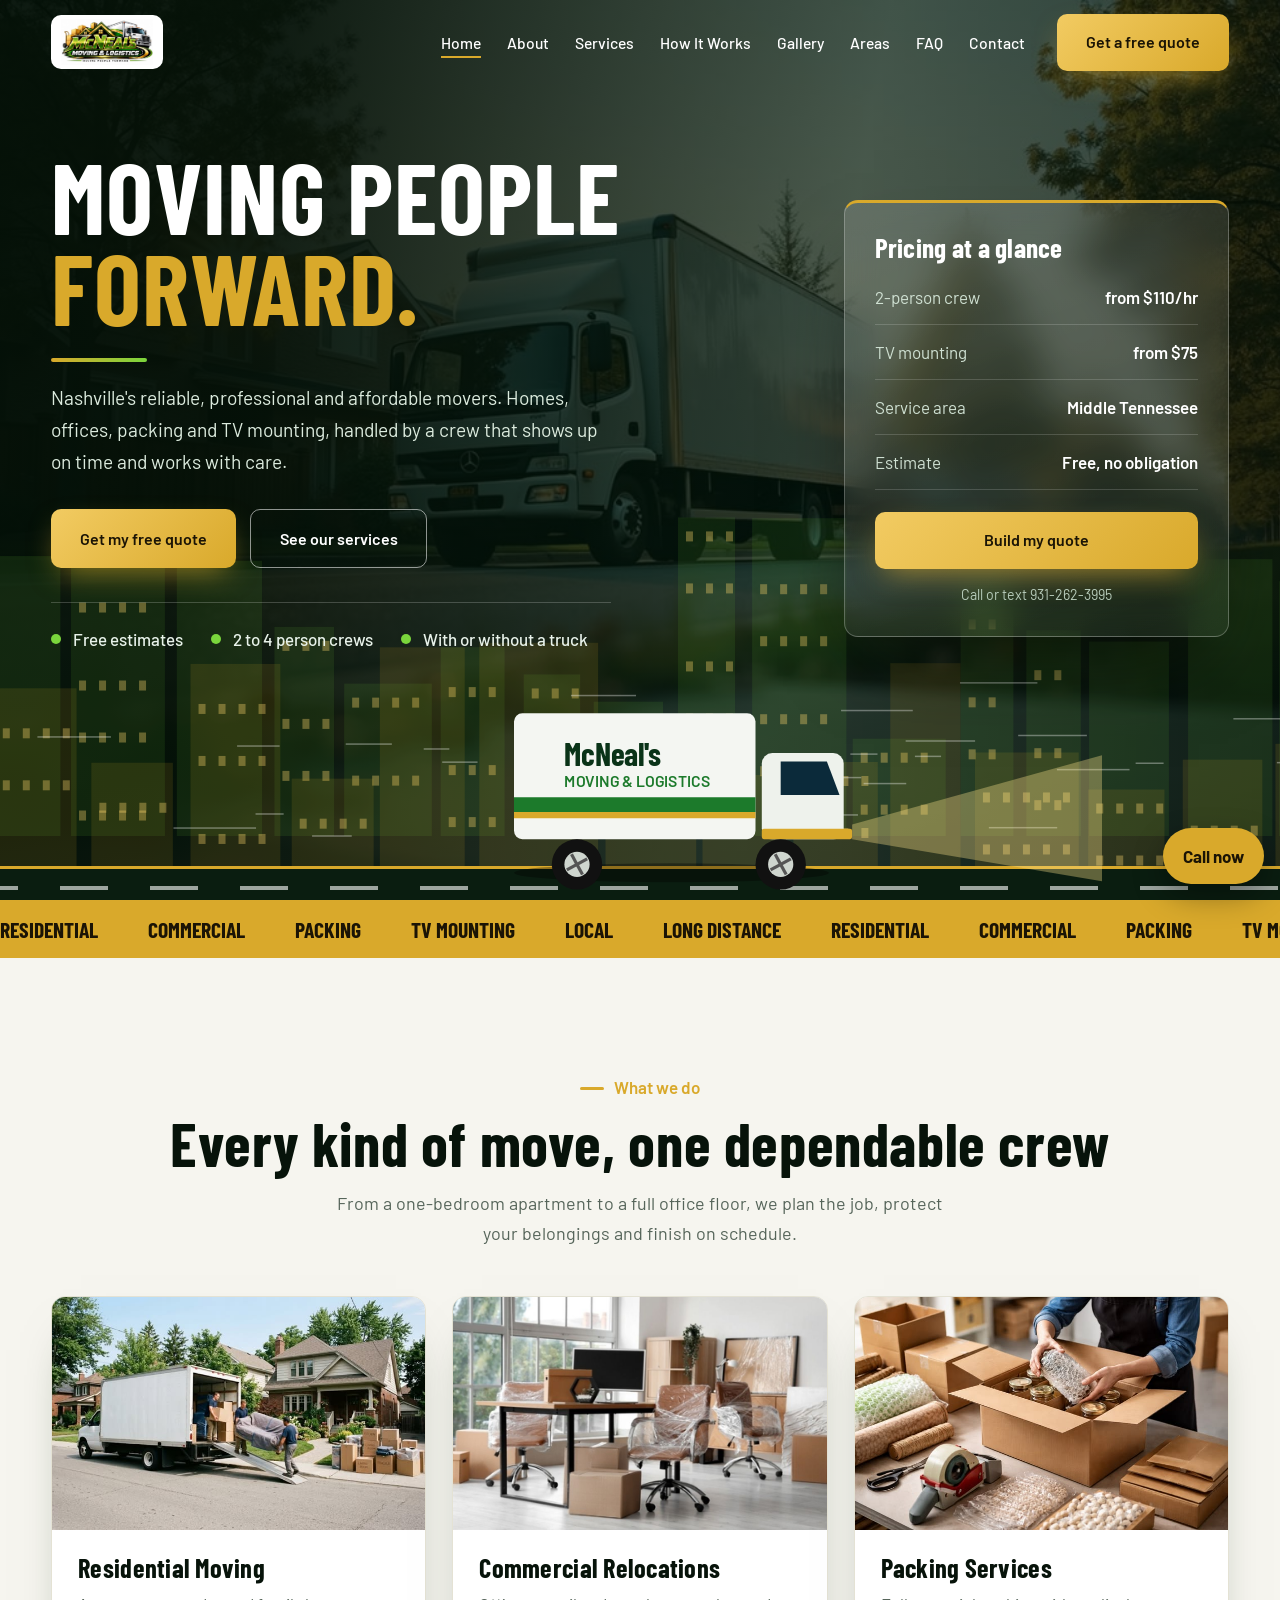
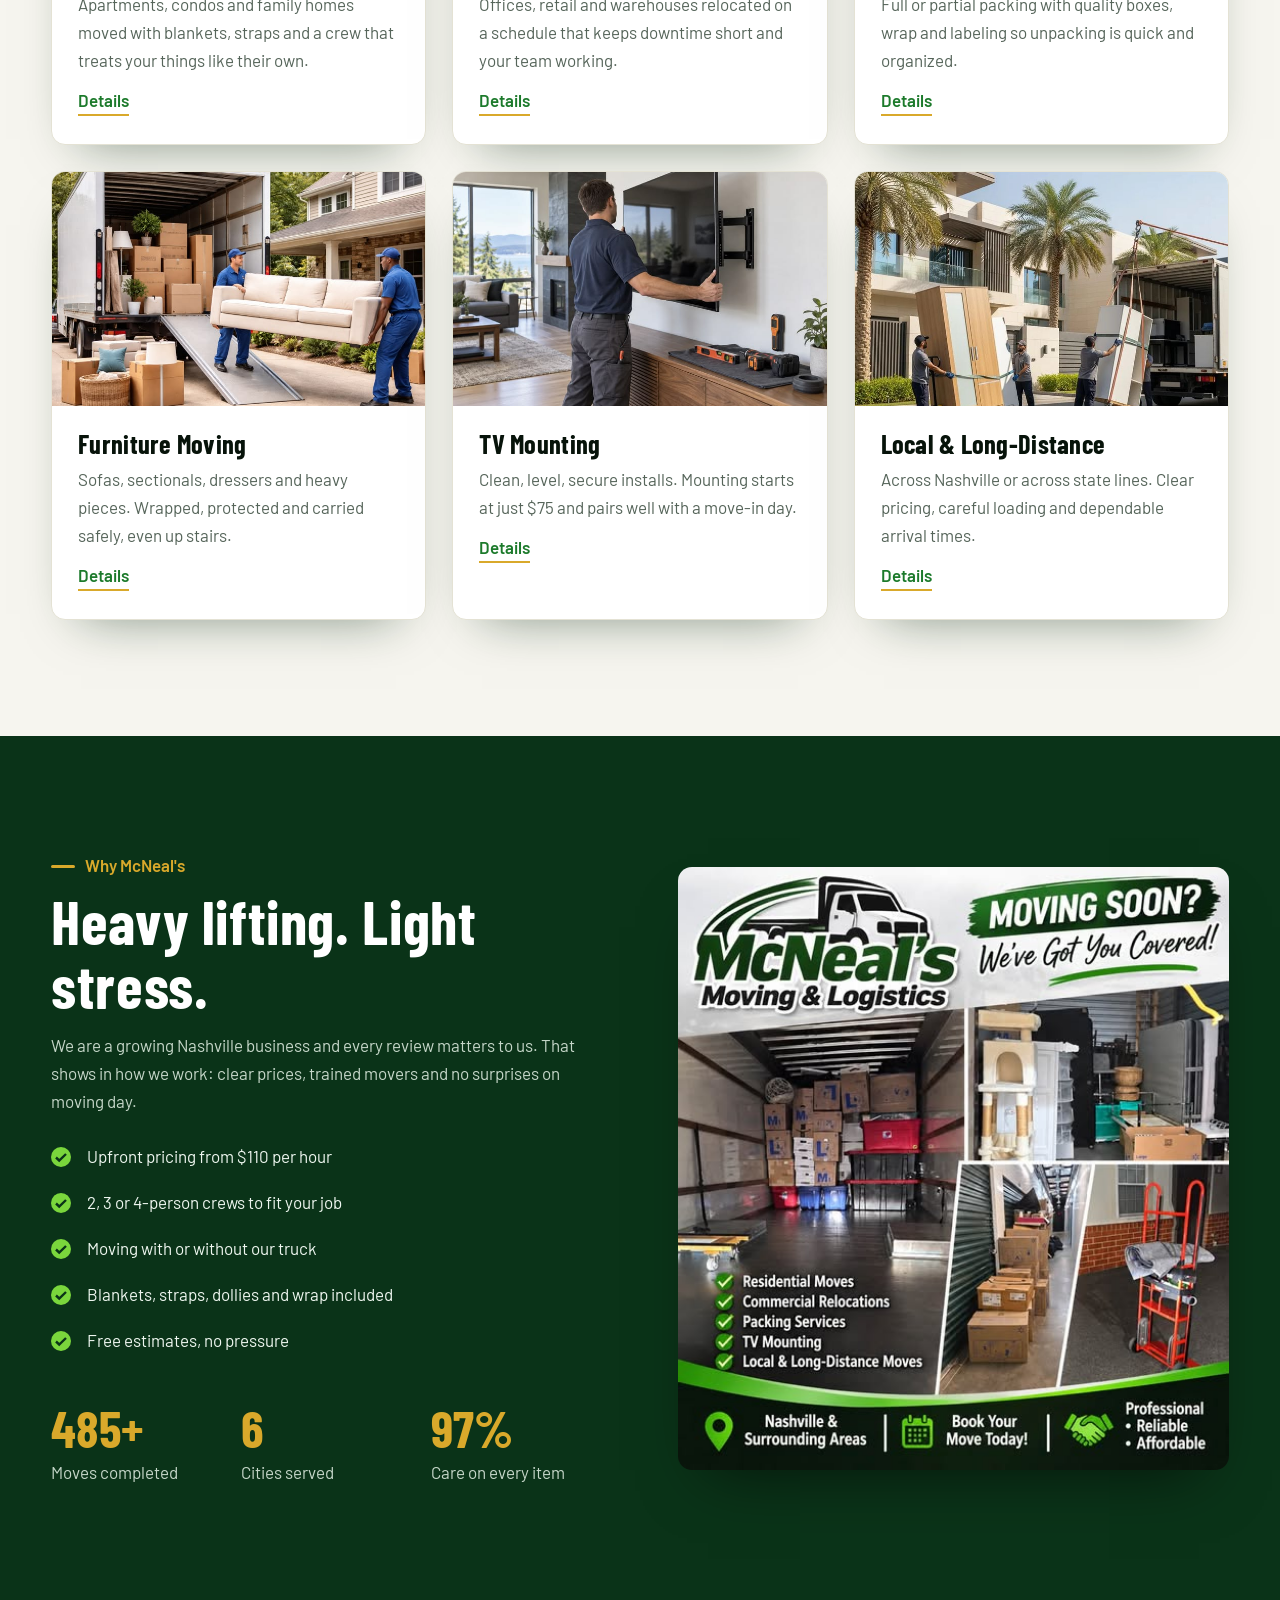
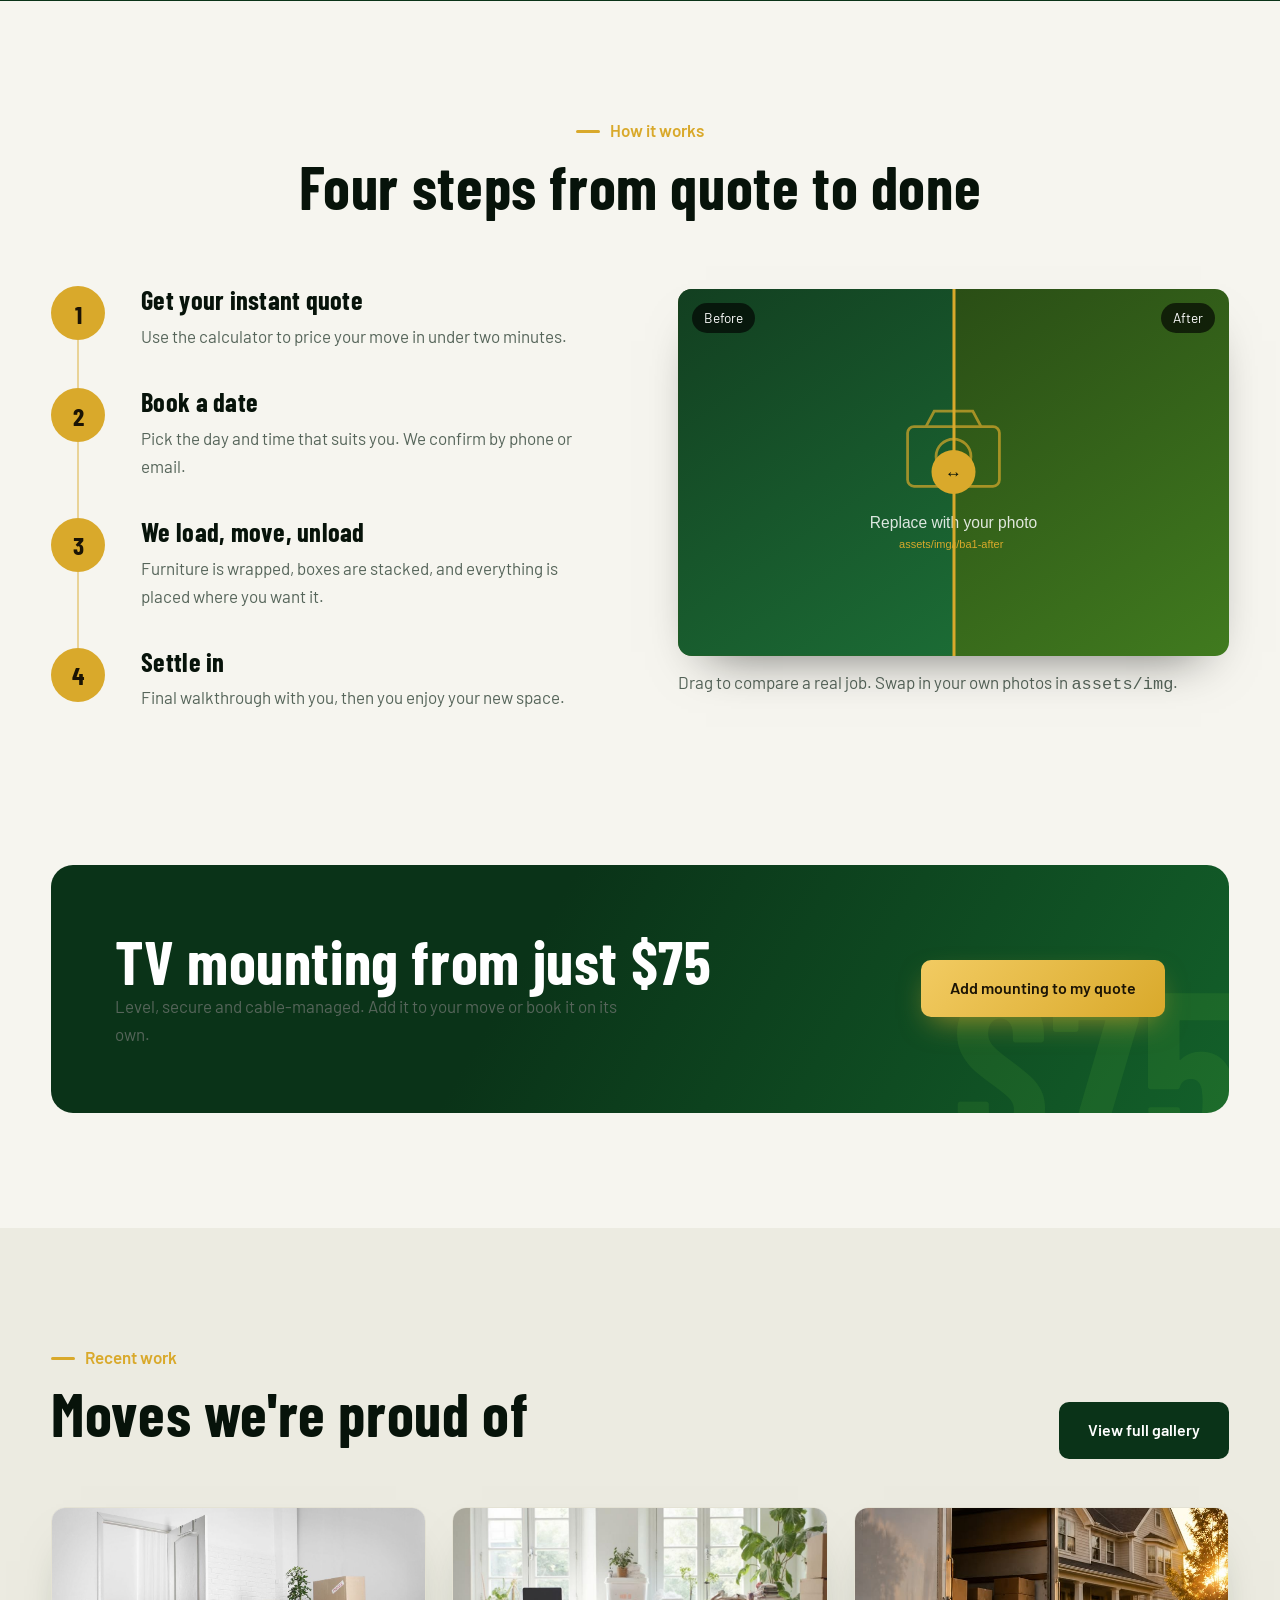
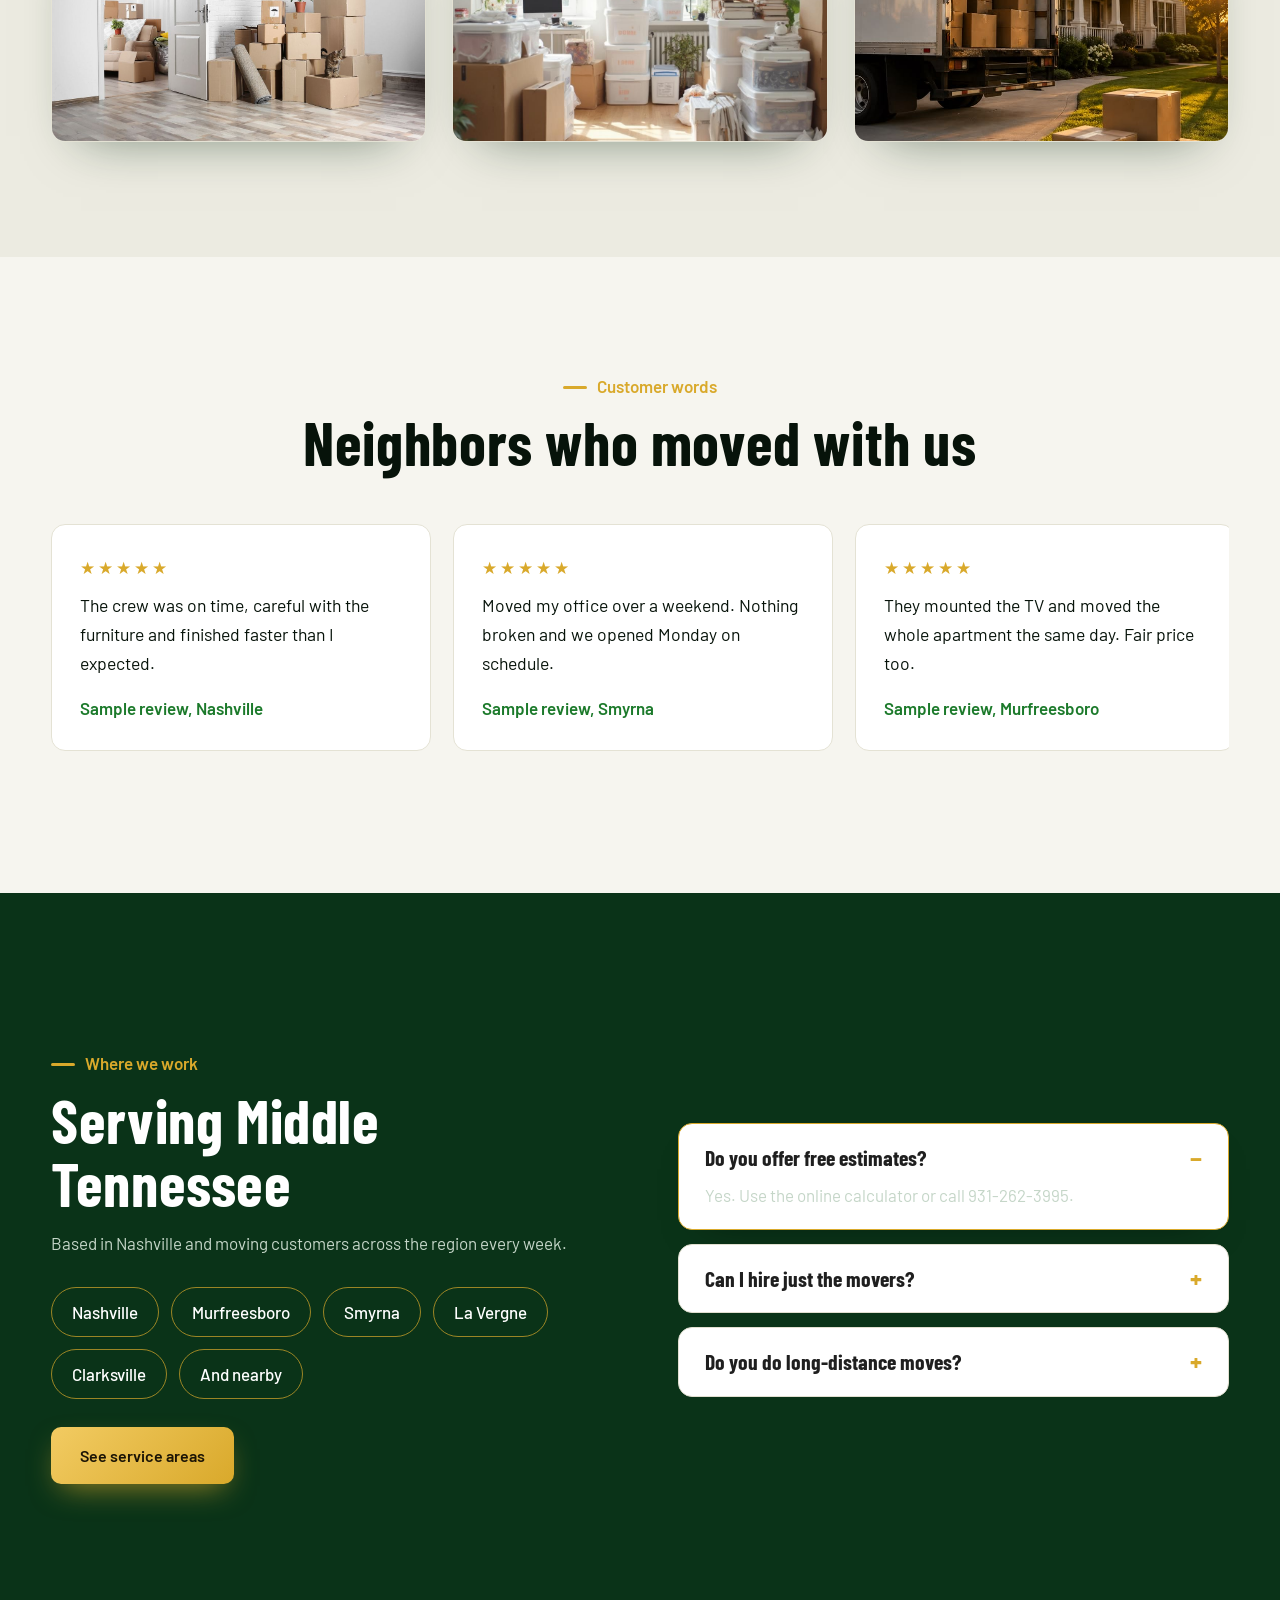
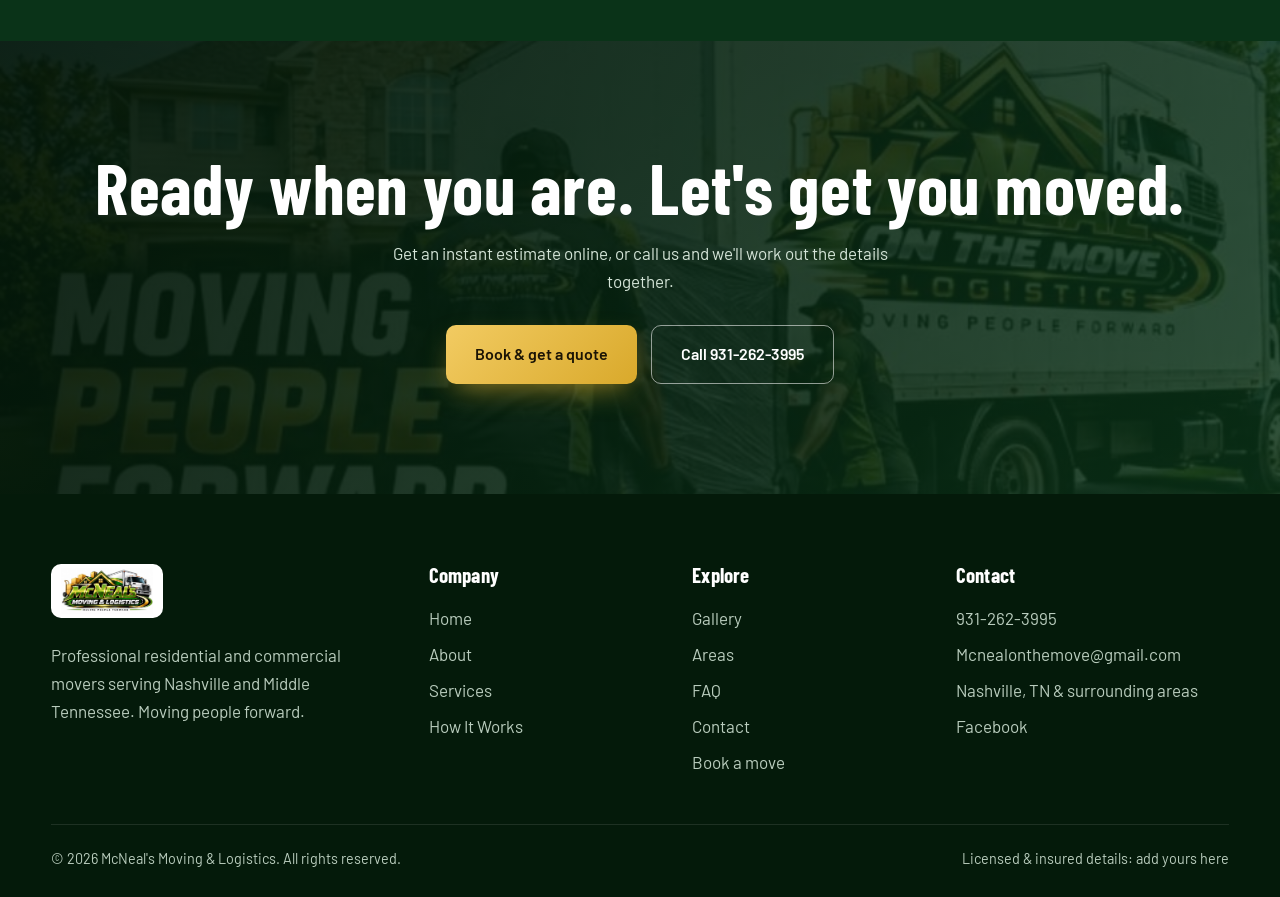
<file: index.html>
<!doctype html>
<html lang="en">
  <head>
    <meta charset="utf-8" />
    <meta
      name="viewport"
      content="width=device-width,initial-scale=1"
    />
    <title>
      Nashville Movers You Can Trust | McNeal's Moving &amp;
      Logistics, Nashville TN
    </title>
    <meta
      name="description"
      content="Reliable, professional and affordable residential and commercial movers in Nashville, Murfreesboro, Smyrna, La Vergne and Clarksville. Get an instant online quote."
    />
    <link
      rel="icon"
      href="assets/img/logo.jpg"
    />
    <link
      rel="preconnect"
      href="https://fonts.googleapis.com"
    />
    <link
      rel="preconnect"
      href="https://fonts.gstatic.com"
      crossorigin
    />
    <link
      href="https://fonts.googleapis.com/css2?family=Barlow+Condensed:wght@600;700&family=Barlow:wght@400;500;600&display=swap"
      rel="stylesheet"
    />
    <link
      rel="stylesheet"
      href="css/style.css"
    />
  </head>
  <body
    data-page="index"
    data-title=""
    data-sub="Reliable, professional and affordable residential and commercial movers in Nashville, Murfreesboro, Smyrna, La Vergne and Clarksville. Get an instant online quote."
  >
    <main>
      <section class="hero">
        <canvas
          id="scene"
          aria-hidden="true"
        ></canvas>
        <div class="wrap hero-grid">
          <div class="hero-copy">
            <h1>
              <span><b style="--i: 1">Moving</b></span>
              <span><b style="--i: 2">people</b></span
              ><br /><span
                ><b style="--i: 3"
                  ><em>forward.</em></b
                ></span
              >
            </h1>
            <div class="rule"></div>
            <p>
              Nashville's reliable, professional and
              affordable movers. Homes, offices, packing and
              TV mounting, handled by a crew that shows up
              on time and works with care.
            </p>
            <div class="btns">
              <a
                class="btn btn-gold"
                href="booking.html"
                >Get my free quote</a
              ><a
                class="btn btn-line"
                href="services.html"
                >See our services</a
              >
            </div>
            <ul class="trust">
              <li>Free estimates</li>
              <li>2 to 4 person crews</li>
              <li>With or without a truck</li>
            </ul>
          </div>
          <aside class="panel">
            <h3>Pricing at a glance</h3>
            <ul>
              <li>
                <span>2-person crew</span
                ><b>from $110/hr</b>
              </li>
              <li>
                <span>TV mounting</span><b>from $75</b>
              </li>
              <li>
                <span>Service area</span
                ><b>Middle Tennessee</b>
              </li>
              <li>
                <span>Estimate</span
                ><b>Free, no obligation</b>
              </li>
            </ul>
            <a
              class="btn btn-gold"
              href="booking.html"
              >Build my quote</a
            ><small>Call or text 931-262-3995</small>
          </aside>
        </div>
      </section>
      <div class="strip">
        <div>
          <span>Residential</span><span>Commercial</span
          ><span>Packing</span><span>TV Mounting</span
          ><span>Local</span><span>Long distance</span
          ><span>Residential</span><span>Commercial</span
          ><span>Packing</span><span>TV Mounting</span
          ><span>Local</span><span>Long distance</span>
        </div>
      </div>
      <section class="sec">
        <div class="wrap">
          <div class="center rv">
            <span class="tag">What we do</span>
            <h2>Every kind of move, one dependable crew</h2>
            <p class="lead">
              From a one-bedroom apartment to a full office
              floor, we plan the job, protect your
              belongings and finish on schedule.
            </p>
          </div>
          <div class="grid g3">
            <article class="card">
              <div class="im">
                <img
                  src="assets/img/residential1.jpg"
                  alt="Residential moving"
                  loading="lazy"
                />
              </div>
              <div class="b">
                <h3>Residential Moving</h3>
                <p>
                  Apartments, condos and family homes moved
                  with blankets, straps and a crew that
                  treats your things like their own.
                </p>
                <a
                  class="more"
                  href="services.html#residential"
                  >Details</a
                >
              </div>
            </article>
            <article class="card">
              <div class="im">
                <img
                  src="assets/img/commercial-relocation.jpg"
                  alt="Commercial relocations"
                  loading="lazy"
                />
              </div>
              <div class="b">
                <h3>Commercial Relocations</h3>
                <p>
                  Offices, retail and warehouses relocated
                  on a schedule that keeps downtime short
                  and your team working.
                </p>
                <a
                  class="more"
                  href="services.html#commercial"
                  >Details</a
                >
              </div>
            </article>
            <article class="card">
              <div class="im">
                <img
                  src="assets/img/packing-service.jpg"
                  alt="Packing services"
                  loading="lazy"
                />
              </div>
              <div class="b">
                <h3>Packing Services</h3>
                <p>
                  Full or partial packing with quality
                  boxes, wrap and labeling so unpacking is
                  quick and organized.
                </p>
                <a
                  class="more"
                  href="services.html#packing"
                  >Details</a
                >
              </div>
            </article>
            <article class="card">
              <div class="im">
                <img
                  src="assets/img/furniture-moving.jpg"
                  alt="Furniture moving"
                  loading="lazy"
                />
              </div>
              <div class="b">
                <h3>Furniture Moving</h3>
                <p>
                  Sofas, sectionals, dressers and heavy
                  pieces. Wrapped, protected and carried
                  safely, even up stairs.
                </p>
                <a
                  class="more"
                  href="services.html#furniture"
                  >Details</a
                >
              </div>
            </article>
            <article class="card">
              <div class="im">
                <img
                  src="assets/img/tv-mounting.jpg"
                  alt="TV mounting"
                  loading="lazy"
                />
              </div>
              <div class="b">
                <h3>TV Mounting</h3>
                <p>
                  Clean, level, secure installs. Mounting
                  starts at just $75 and pairs well with a
                  move-in day.
                </p>
                <a
                  class="more"
                  href="services.html#tv"
                  >Details</a
                >
              </div>
            </article>
            <article class="card">
              <div class="im">
                <img
                  src="assets/img/local.jpg"
                  alt="Local and long-distance moves"
                  loading="lazy"
                />
              </div>
              <div class="b">
                <h3>Local &amp; Long-Distance</h3>
                <p>
                  Across Nashville or across state lines.
                  Clear pricing, careful loading and
                  dependable arrival times.
                </p>
                <a
                  class="more"
                  href="services.html#long"
                  >Details</a
                >
              </div>
            </article>
          </div>
        </div>
      </section>
      <section class="sec dark">
        <div class="wrap split">
          <div class="rv">
            <span class="tag">Why McNeal's</span>
            <h2>Heavy lifting. Light stress.</h2>
            <p>
              We are a growing Nashville business and every
              review matters to us. That shows in how we
              work: clear prices, trained movers and no
              surprises on moving day.
            </p>
            <ul
              class="ticks"
              style="margin-top: 18px"
            >
              <li>Upfront pricing from $110 per hour</li>
              <li>
                2, 3 or 4-person crews to fit your job
              </li>
              <li>Moving with or without our truck</li>
              <li>
                Blankets, straps, dollies and wrap included
              </li>
              <li>Free estimates, no pressure</li>
            </ul>
            <div class="stats">
              <div>
                <b
                  data-n="500"
                  data-s="+"
                  >0</b
                ><span>Moves completed</span>
              </div>
              <div>
                <b data-n="6">0</b
                ><span>Cities served</span>
              </div>
              <div>
                <b
                  data-n="100"
                  data-s="%"
                  >0</b
                ><span>Care on every item</span>
              </div>
            </div>
          </div>
          <div class="pic rv">
            <img
              src="assets/img/truck-load.jpg"
              alt="McNeal's truck loaded and ready"
              loading="lazy"
            />
          </div>
        </div>
      </section>
      <section class="sec">
        <div class="wrap">
          <div class="center rv">
            <span class="tag">How it works</span>
            <h2>Four steps from quote to done</h2>
          </div>

          <div
            class="split"
            style="margin-top: 20px"
          >
            <ol class="steps">
              <li>
                <div>
                  <h3>Get your instant quote</h3>
                  <p>
                    Use the calculator to price your move in
                    under two minutes.
                  </p>
                </div>
              </li>
              <li>
                <div>
                  <h3>Book a date</h3>
                  <p>
                    Pick the day and time that suits you. We
                    confirm by phone or email.
                  </p>
                </div>
              </li>
              <li>
                <div>
                  <h3>We load, move, unload</h3>
                  <p>
                    Furniture is wrapped, boxes are stacked,
                    and everything is placed where you want
                    it.
                  </p>
                </div>
              </li>
              <li>
                <div>
                  <h3>Settle in</h3>
                  <p>
                    Final walkthrough with you, then you
                    enjoy your new space.
                  </p>
                </div>
              </li>
            </ol>
            <div class="rv">
              <div class="ba">
                <img
                  src="assets/img/ba1-after.svg"
                  alt="After"
                />
                <div class="bf">
                  <img
                    src="assets/img/ba1-before.svg"
                    alt="Before"
                  />
                </div>
                <div class="ln"></div>
                <i>Before</i><i>After</i
                ><input
                  type="range"
                  min="0"
                  max="100"
                  value="50"
                  aria-label="Compare before and after"
                />
              </div>
              <p style="margin-top: 12px">
                Drag to compare a real job. Swap in your own
                photos in <code>assets/img</code>.
              </p>
            </div>
          </div>
        </div>
      </section>
      <section
        class="sec"
        style="padding-top: 0"
      >
        <div class="wrap">
          <div class="promo rv">
            <div>
              <h2>TV mounting from just $75</h2>
              <p style="max-width: 520px">
                Level, secure and cable-managed. Add it to
                your move or book it on its own.
              </p>
            </div>
            <a
              class="btn btn-gold"
              href="booking.html"
              >Add mounting to my quote</a
            >
          </div>
        </div>
      </section>
      <section class="sec alt">
        <div class="wrap">
          <div
            class="rv"
            style="
              display: flex;
              justify-content: space-between;
              align-items: end;
              flex-wrap: wrap;
              gap: 16px;
            "
          >
            <div>
              <span class="tag">Recent work</span>
              <h2>Moves we're proud of</h2>
            </div>
            <a
              class="btn btn-dk"
              href="gallery.html"
              >View full gallery</a
            >
          </div>
          <div class="grid g3">
            <div class="card">
              <div class="im">
                <img
                  src="assets/img/m1.jpg"
                  alt="Apartment move"
                />
              </div>
            </div>
            <div class="card">
              <div class="im">
                <img
                  src="assets/img/m2.jpg"
                  alt="Storage unit move"
                />
              </div>
            </div>
            <div class="card">
              <div class="im">
                <img
                  src="assets/img/m3.jpg"
                  alt="Office relocation"
                />
              </div>
            </div>
          </div>
        </div>
      </section>
      <section class="sec">
        <div class="wrap">
          <div class="center rv">
            <span class="tag">Customer words</span>
            <h2>Neighbors who moved with us</h2>
          </div>
          <div class="tm">
            <figure>
              <div class="st">
                &#9733;&#9733;&#9733;&#9733;&#9733;
              </div>
              <blockquote>
                The crew was on time, careful with the
                furniture and finished faster than I
                expected.
              </blockquote>
              <figcaption>
                Sample review, Nashville
              </figcaption>
            </figure>
            <figure>
              <div class="st">
                &#9733;&#9733;&#9733;&#9733;&#9733;
              </div>
              <blockquote>
                Moved my office over a weekend. Nothing
                broken and we opened Monday on schedule.
              </blockquote>
              <figcaption>Sample review, Smyrna</figcaption>
            </figure>
            <figure>
              <div class="st">
                &#9733;&#9733;&#9733;&#9733;&#9733;
              </div>
              <blockquote>
                They mounted the TV and moved the whole
                apartment the same day. Fair price too.
              </blockquote>
              <figcaption>
                Sample review, Murfreesboro
              </figcaption>
            </figure>
          </div>
        </div>
      </section>

      <section class="dark sec">
        <div class="wrap split">
          <div class="rv">
            <span class="tag">Where we work</span>
            <h2>Serving Middle Tennessee</h2>
            <p>
              Based in Nashville and moving customers across
              the region every week.
            </p>
            <div class="chips">
              <span>Nashville</span><span>Murfreesboro</span
              ><span>Smyrna</span><span>La Vergne</span
              ><span>Clarksville</span
              ><span>And nearby</span>
            </div>
            <a
              class="btn btn-gold"
              style="margin-top: 28px"
              href="areas.html"
              >See service areas</a
            >
          </div>

          <div class="sec textondark">
            <details open>
              <summary>
                Do you offer free estimates?
              </summary>
              <p>
                Yes. Use the online calculator or call
                931-262-3995.
              </p>
            </details>
            <details>
              <summary>Can I hire just the movers?</summary>
              <p>
                Yes. We offer labor-only help if you already
                have a truck.
              </p>
            </details>
            <details>
              <summary>
                Do you do long-distance moves?
              </summary>
              <p>
                Yes, local and long-distance moves with
                clear mileage pricing.
              </p>
            </details>
          </div>
        </div>
      </section>
    </main>
    <script src="js/main.js"></script>
  </body>
</html>
</file>
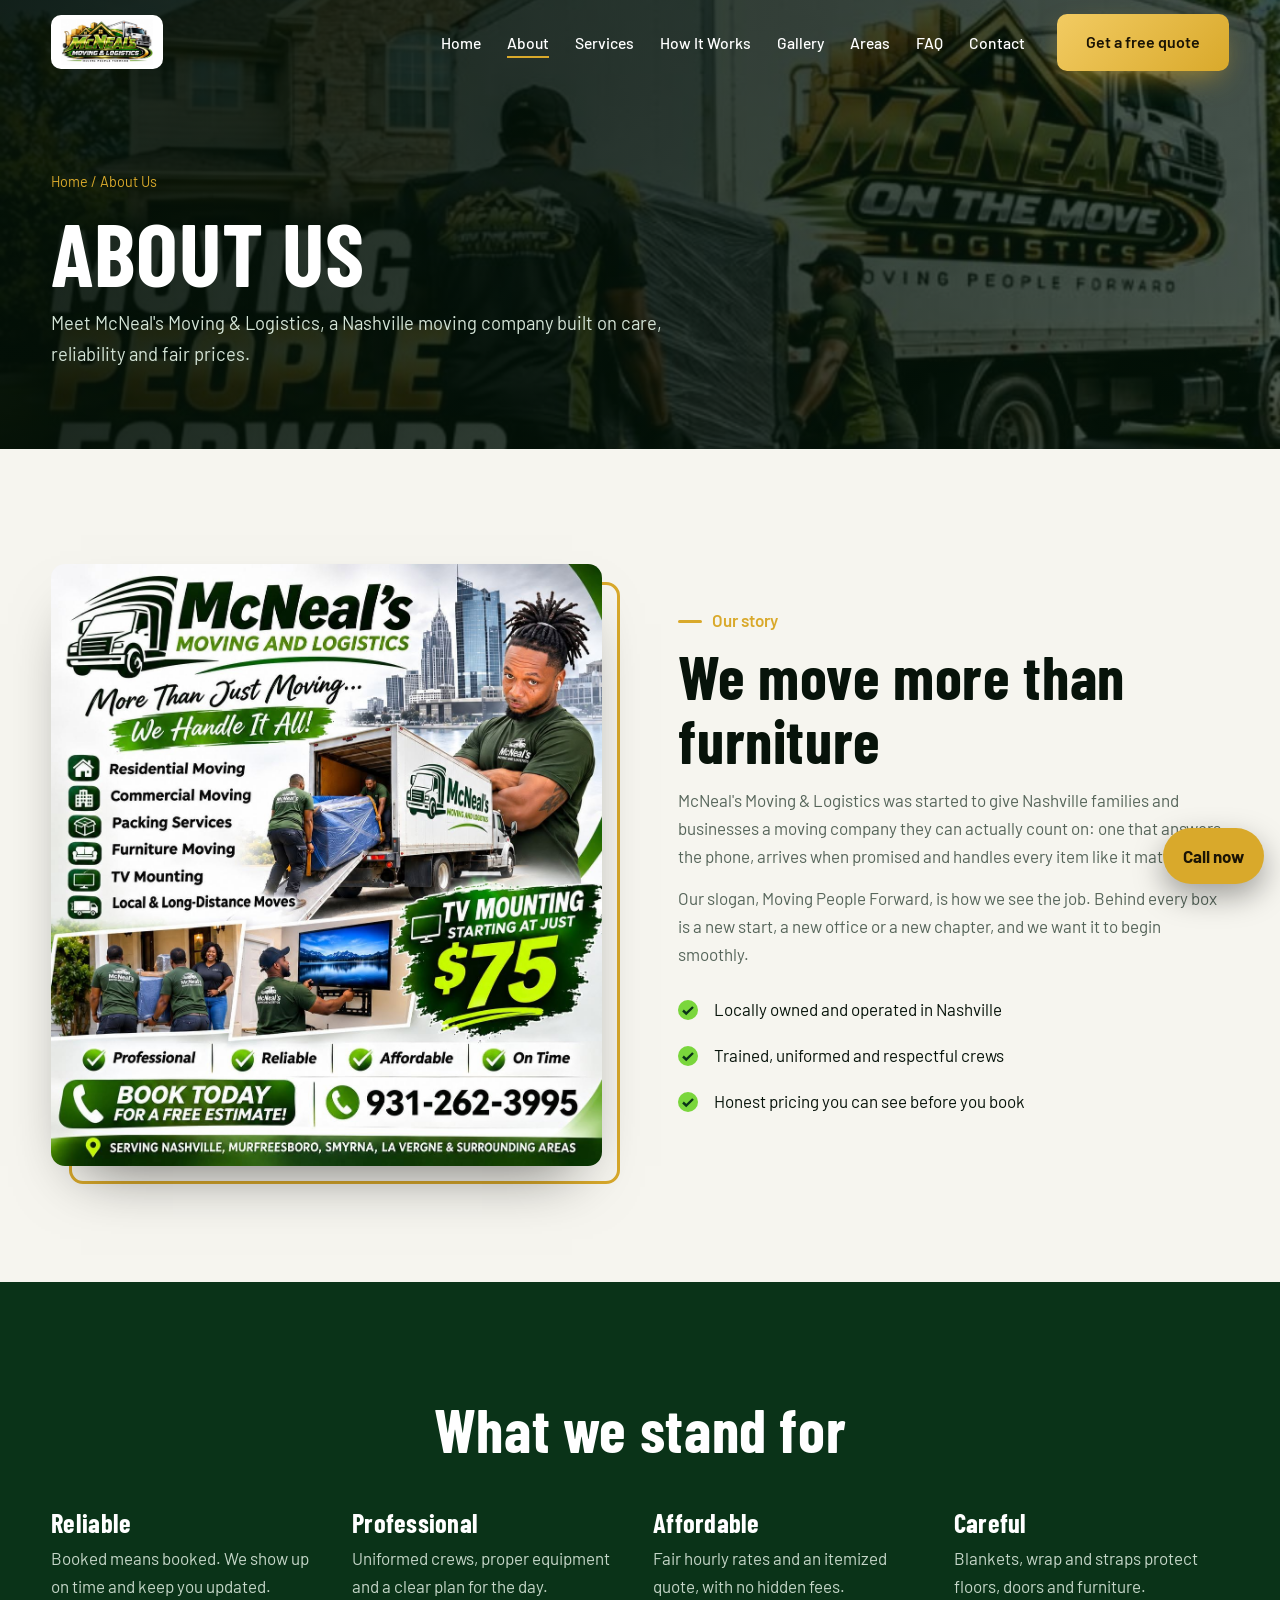
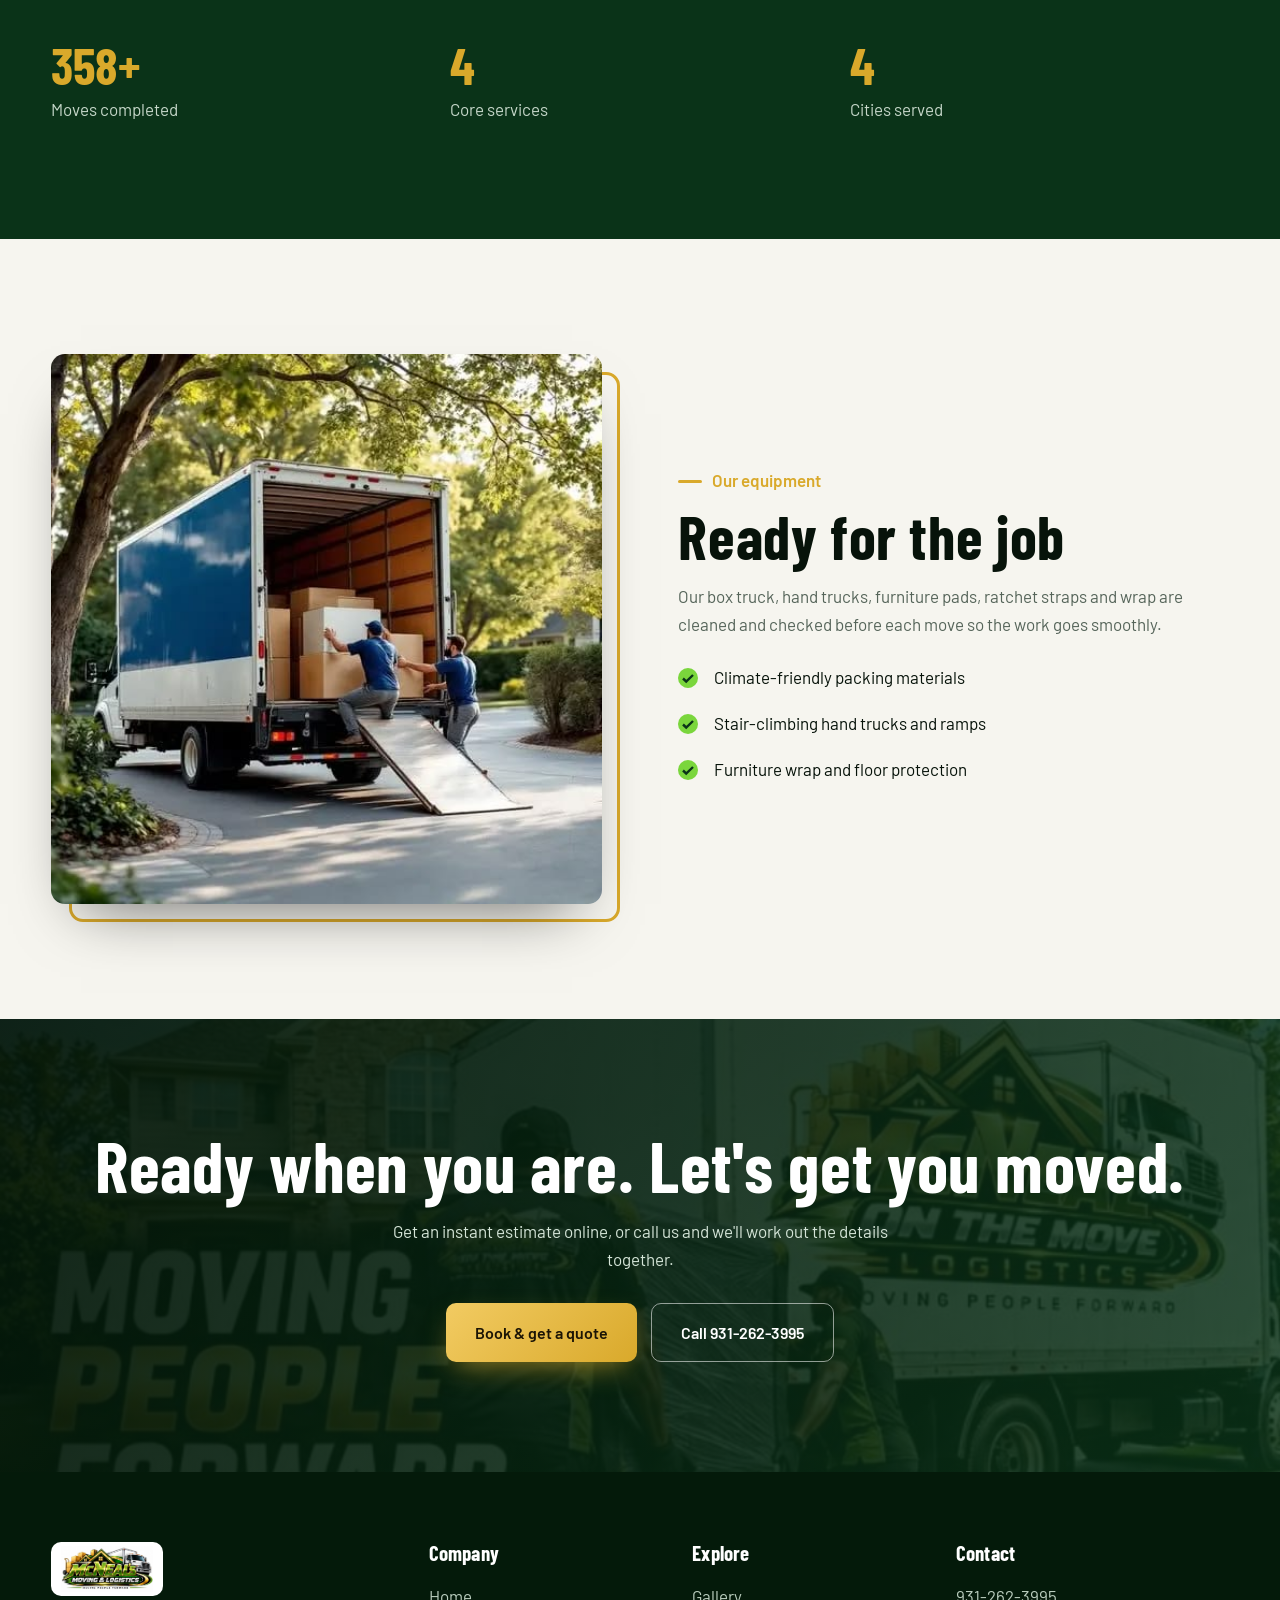
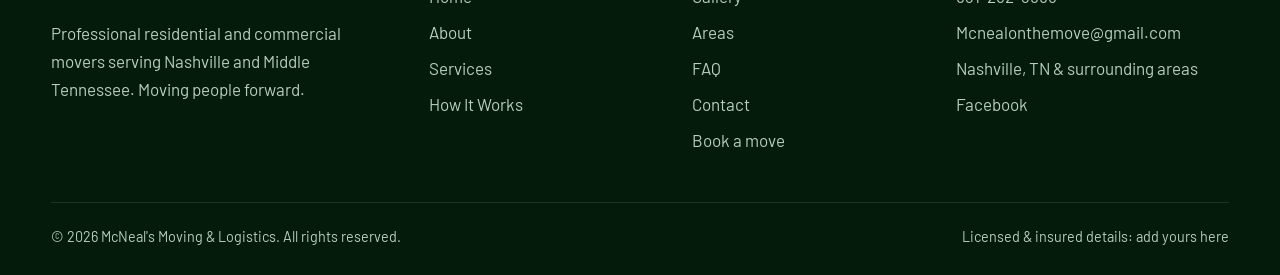
<file: about.html>
<!doctype html>
<html lang="en">
  <head>
    <meta charset="utf-8" />
    <meta
      name="viewport"
      content="width=device-width,initial-scale=1"
    />
    <title>
      About Us | McNeal's Moving &amp; Logistics, Nashville
      TN
    </title>
    <meta
      name="description"
      content="Meet McNeal's Moving & Logistics, a Nashville moving company built on care, reliability and fair prices."
    />
    <link
      rel="icon"
      href="assets/img/logo.jpg"
    />
    <link
      rel="preconnect"
      href="https://fonts.googleapis.com"
    />
    <link
      rel="preconnect"
      href="https://fonts.gstatic.com"
      crossorigin
    />
    <link
      href="https://fonts.googleapis.com/css2?family=Barlow+Condensed:wght@600;700&family=Barlow:wght@400;500;600&display=swap"
      rel="stylesheet"
    />
    <link
      rel="stylesheet"
      href="css/style.css"
    />
  </head>
  <body
    data-page="about"
    data-title="About Us"
    data-sub="Meet McNeal's Moving & Logistics, a Nashville moving company built on care, reliability and fair prices."
  >
    <main>
      <section class="sec">
        <div class="wrap split">
          <div class="pic rv">
            <img
              src="assets/img/flyer.jpg"
              alt="McNeal's team"
              loading="lazy"
            />
          </div>
          <div class="rv">
            <span class="tag">Our story</span>
            <h2>We move more than furniture</h2>
            <p>
              McNeal's Moving &amp; Logistics was started to
              give Nashville families and businesses a
              moving company they can actually count on: one
              that answers the phone, arrives when promised
              and handles every item like it matters.
            </p>
            <p style="margin-top: 14px">
              Our slogan, Moving People Forward, is how we
              see the job. Behind every box is a new start,
              a new office or a new chapter, and we want it
              to begin smoothly.
            </p>
            <ul
              class="ticks"
              style="margin-top: 18px"
            >
              <li>
                Locally owned and operated in Nashville
              </li>
              <li>
                Trained, uniformed and respectful crews
              </li>
              <li>
                Honest pricing you can see before you book
              </li>
            </ul>
          </div>
        </div>
      </section>
      <section class="sec dark">
        <div class="wrap">
          <div class="center rv">
            <h2>What we stand for</h2>
          </div>
          <div class="grid g4">
            <div class="rv">
              <h3>Reliable</h3>
              <p>
                Booked means booked. We show up on time and
                keep you updated.
              </p>
            </div>
            <div class="rv">
              <h3>Professional</h3>
              <p>
                Uniformed crews, proper equipment and a
                clear plan for the day.
              </p>
            </div>
            <div class="rv">
              <h3>Affordable</h3>
              <p>
                Fair hourly rates and an itemized quote,
                with no hidden fees.
              </p>
            </div>
            <div class="rv">
              <h3>Careful</h3>
              <p>
                Blankets, wrap and straps protect floors,
                doors and furniture.
              </p>
            </div>
          </div>
          <div class="stats">
            <div>
              <b
                data-n="500"
                data-s="+"
                >0</b
              ><span>Moves completed</span>
            </div>
            <div>
              <b data-n="5">0</b><span>Core services</span>
            </div>
            <div>
              <b data-n="6">0</b><span>Cities served</span>
            </div>
          </div>
        </div>
      </section>
      <section class="sec">
        <div class="wrap split rev">
          <div class="rv">
            <span class="tag">Our equipment</span>
            <h2>Ready for the job</h2>
            <p>
              Our box truck, hand trucks, furniture pads,
              ratchet straps and wrap are cleaned and
              checked before each move so the work goes
              smoothly.
            </p>
            <ul
              class="ticks"
              style="margin-top: 16px"
            >
              <li>Climate-friendly packing materials</li>
              <li>Stair-climbing hand trucks and ramps</li>
              <li>Furniture wrap and floor protection</li>
            </ul>
          </div>
          <div class="pic rv">
            <img
              src="assets/img/equip.jpg"
              alt="Our crew"
              loading="lazy"
            />
          </div>
        </div>
      </section>
    </main>
    <script src="js/main.js"></script>
  </body>
</html>
</file>
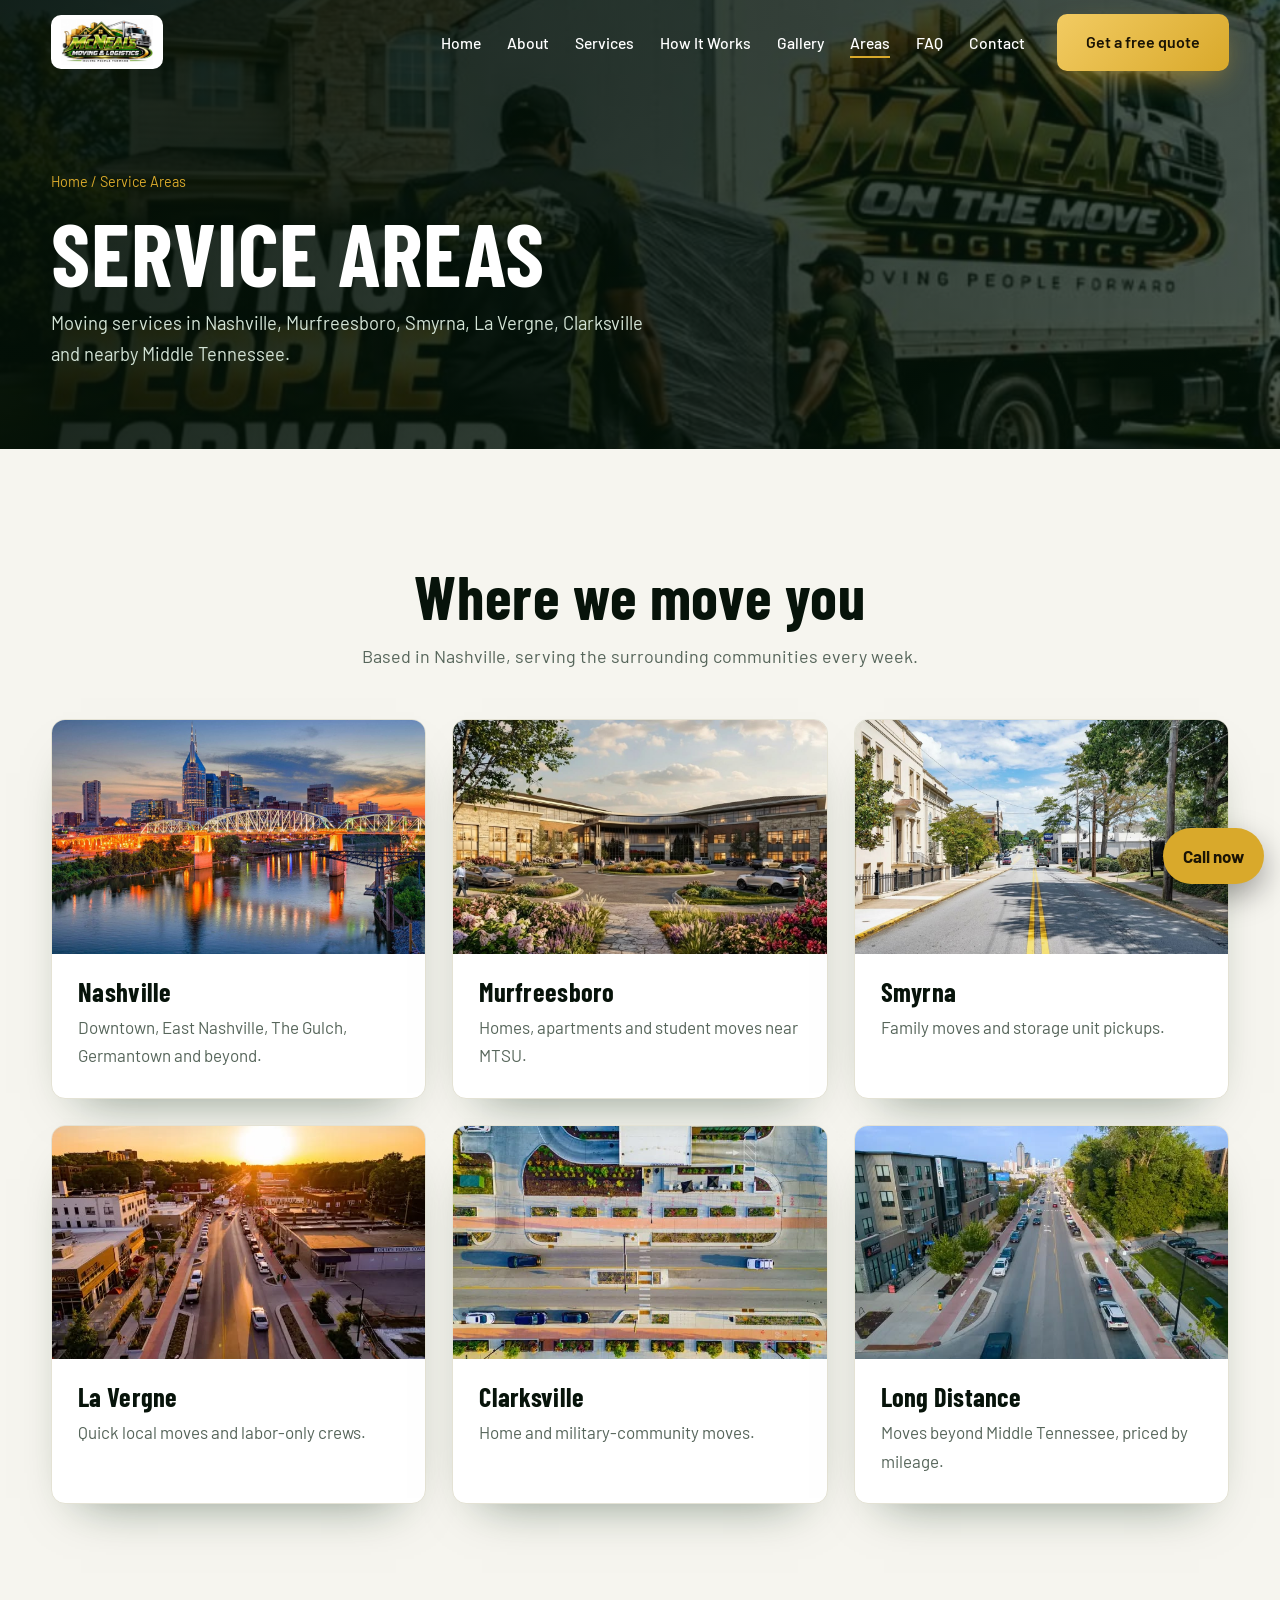
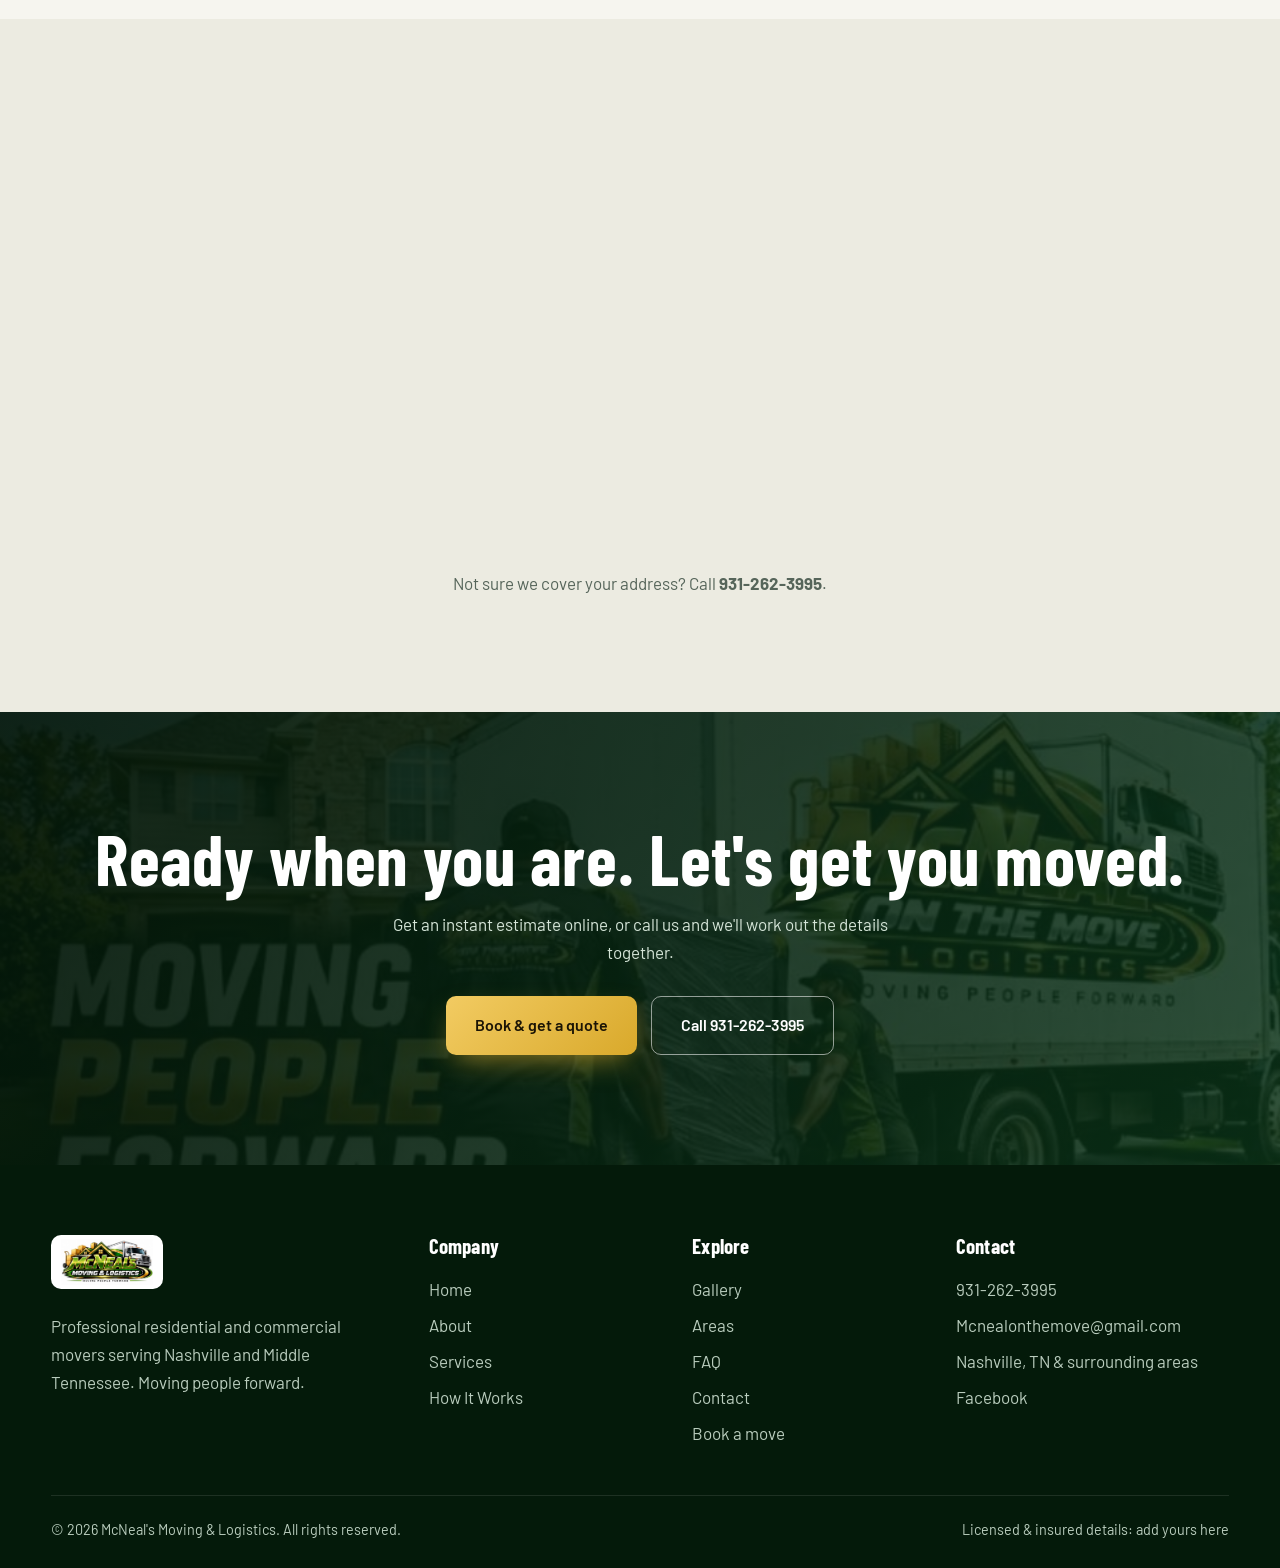
<file: areas.html>
<!doctype html>
<html lang="en">
  <head>
    <meta charset="utf-8" />
    <meta
      name="viewport"
      content="width=device-width,initial-scale=1"
    />
    <title>
      Service Areas | McNeal's Moving &amp; Logistics,
      Nashville TN
    </title>
    <meta
      name="description"
      content="Moving services in Nashville, Murfreesboro, Smyrna, La Vergne, Clarksville and nearby Middle Tennessee."
    />
    <link
      rel="icon"
      href="assets/img/logo.jpg"
    />
    <link
      rel="preconnect"
      href="https://fonts.googleapis.com"
    />
    <link
      rel="preconnect"
      href="https://fonts.gstatic.com"
      crossorigin
    />
    <link
      href="https://fonts.googleapis.com/css2?family=Barlow+Condensed:wght@600;700&family=Barlow:wght@400;500;600&display=swap"
      rel="stylesheet"
    />
    <link
      rel="stylesheet"
      href="css/style.css"
    />
  </head>
  <body
    data-page="areas"
    data-title="Service Areas"
    data-sub="Moving services in Nashville, Murfreesboro, Smyrna, La Vergne, Clarksville and nearby Middle Tennessee."
  >
    <main>
      <section class="sec">
        <div class="wrap">
          <div class="center rv">
            <h2>Where we move you</h2>
            <p class="lead">
              Based in Nashville, serving the surrounding
              communities every week.
            </p>
          </div>
          <div class="grid g3">
            <div class="card">
              <div class="im">
                <img
                  src="assets/img/Nashville.jpg"
                  alt="Nashville"
                  loading="lazy"
                />
              </div>
              <div class="b">
                <h3>Nashville</h3>
                <p>
                  Downtown, East Nashville, The Gulch,
                  Germantown and beyond.
                </p>
              </div>
            </div>
            <div class="card">
              <div class="im">
                <img
                  src="assets/img/Murfreesboro.jpg"
                  alt="Murfreesboro"
                  loading="lazy"
                />
              </div>
              <div class="b">
                <h3>Murfreesboro</h3>
                <p>
                  Homes, apartments and student moves near
                  MTSU.
                </p>
              </div>
            </div>
            <div class="card">
              <div class="im">
                <img
                  src="assets/img/Smyrna.jpg"
                  alt="Smyrna"
                  loading="lazy"
                />
              </div>
              <div class="b">
                <h3>Smyrna</h3>
                <p>
                  Family moves and storage unit pickups.
                </p>
              </div>
            </div>
            <div class="card">
              <div class="im">
                <img
                  src="assets/img/laver.jpg"
                  alt="La Vergne"
                  loading="lazy"
                />
              </div>
              <div class="b">
                <h3>La Vergne</h3>
                <p>
                  Quick local moves and labor-only crews.
                </p>
              </div>
            </div>
            <div class="card">
              <div class="im">
                <img
                  src="assets/img/Clarksville.jpg"
                  alt="Clarksville"
                  loading="lazy"
                />
              </div>
              <div class="b">
                <h3>Clarksville</h3>
                <p>Home and military-community moves.</p>
              </div>
            </div>
            <div class="card">
              <div class="im">
                <img
                  src="assets/img/LongDistance.jpg"
                  alt="Long Distance"
                  loading="lazy"
                />
              </div>
              <div class="b">
                <h3>Long Distance</h3>
                <p>
                  Moves beyond Middle Tennessee, priced by
                  mileage.
                </p>
              </div>
            </div>
          </div>
        </div>
      </section>
      <section class="sec alt">
        <div class="wrap">
          <iframe
            class="map"
            title="Nashville service area map"
            loading="lazy"
            src="https://www.google.com/maps?q=Nashville,TN&output=embed"
          ></iframe>
          <p
            class="center"
            style="margin-top: 18px"
          >
            Not sure we cover your address? Call
            <b>931-262-3995</b>.
          </p>
        </div>
      </section>
    </main>
    <script src="js/main.js"></script>
  </body>
</html>
</file>
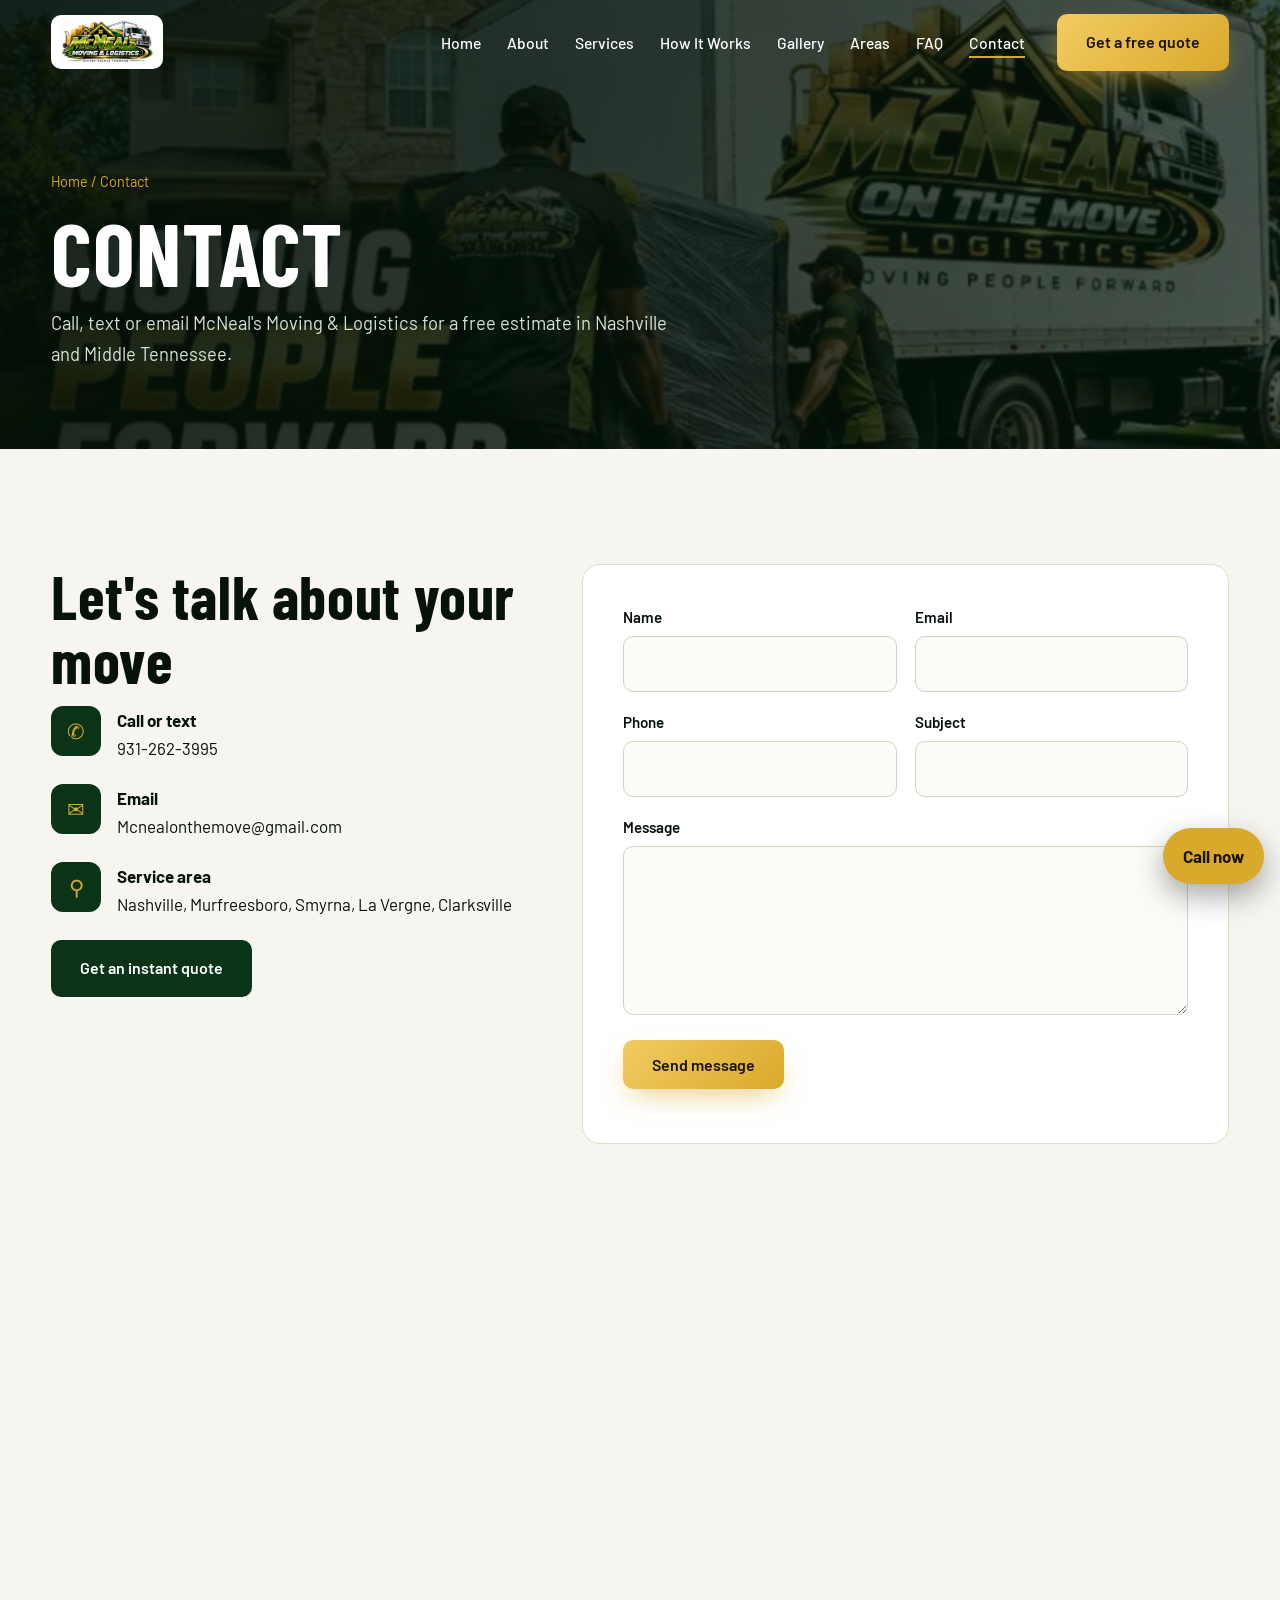
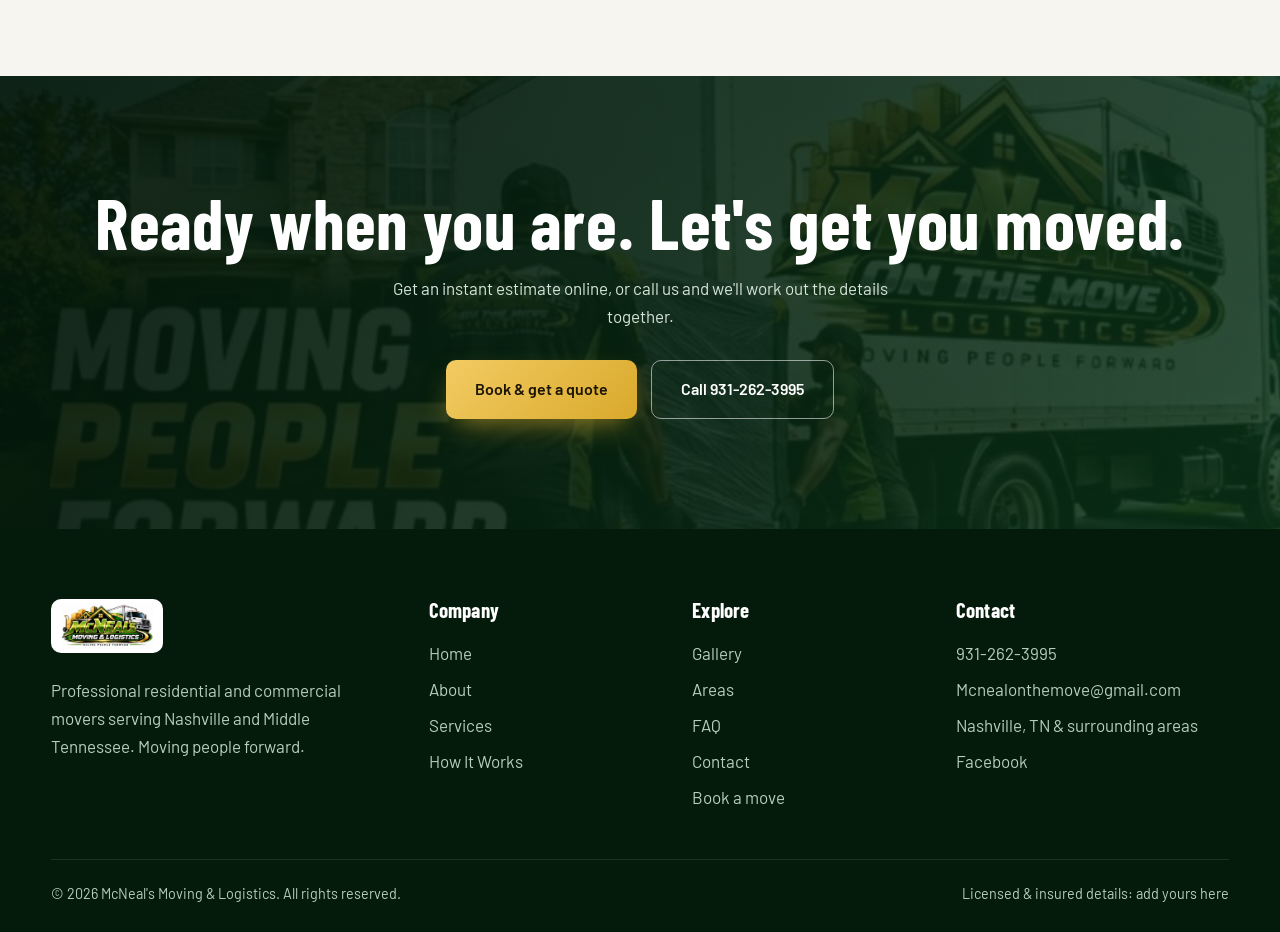
<file: contact.html>
<!doctype html>
<html lang="en">
  <head>
    <meta charset="utf-8" />
    <meta
      name="viewport"
      content="width=device-width,initial-scale=1"
    />
    <title>
      Contact | McNeal's Moving &amp; Logistics, Nashville
      TN
    </title>
    <meta
      name="description"
      content="Call, text or email McNeal's Moving & Logistics for a free estimate in Nashville and Middle Tennessee."
    />
    <link
      rel="icon"
      href="assets/img/logo.jpg"
    />
    <link
      rel="preconnect"
      href="https://fonts.googleapis.com"
    />
    <link
      rel="preconnect"
      href="https://fonts.gstatic.com"
      crossorigin
    />
    <link
      href="https://fonts.googleapis.com/css2?family=Barlow+Condensed:wght@600;700&family=Barlow:wght@400;500;600&display=swap"
      rel="stylesheet"
    />
    <link
      rel="stylesheet"
      href="css/style.css"
    />
  </head>
  <body
    data-page="contact"
    data-title="Contact"
    data-sub="Call, text or email McNeal's Moving & Logistics for a free estimate in Nashville and Middle Tennessee."
  >
    <main>
      <section class="sec">
        <div
          class="wrap bk"
          style="grid-template-columns: 1fr 1.3fr"
        >
          <div class="rv">
            <h2>Let's talk about your move</h2>
            <div class="ct">
              <i>&#9990;</i>
              <div>
                <b>Call or text</b
                ><a href="tel:+19312623995">931-262-3995</a>
              </div>
            </div>
            <div class="ct">
              <i>&#9993;</i>
              <div>
                <b>Email</b
                ><a href="mailto:Mcnealonthemove@gmail.com"
                  >Mcnealonthemove@gmail.com</a
                >
              </div>
            </div>
            <div class="ct">
              <i>&#9906;</i>
              <div>
                <b>Service area</b>Nashville, Murfreesboro,
                Smyrna, La Vergne, Clarksville
              </div>
            </div>
            <a
              class="btn btn-dk"
              href="booking.html"
              >Get an instant quote</a
            >
          </div>
          <div class="form rv">
            <form
              id="cf"
              novalidate
            >
              <div class="fg">
                <div>
                  <label>Name</label
                  ><input
                    name="name"
                    required
                  />
                </div>
                <div>
                  <label>Email</label
                  ><input
                    type="email"
                    name="email"
                    required
                  />
                </div>
                <div>
                  <label>Phone</label
                  ><input
                    type="tel"
                    name="phone"
                  />
                </div>
                <div>
                  <label>Subject</label
                  ><input
                    name="subject"
                    required
                  />
                </div>
              </div>
              <label>Message</label
              ><textarea
                name="message"
                rows="5"
                required
              ></textarea
              ><button
                class="btn btn-gold"
                type="submit"
                style="margin-top: 18px"
              >
                Send message
              </button>
              <p class="msg"></p>
            </form>
          </div>
        </div>
        <div class="wrap">
          <iframe
            class="map"
            title="Map"
            loading="lazy"
            src="https://www.google.com/maps?q=Nashville,TN&output=embed"
          ></iframe>
        </div>
      </section>
    </main>
    <script src="js/main.js"></script>
  </body>
</html>
</file>
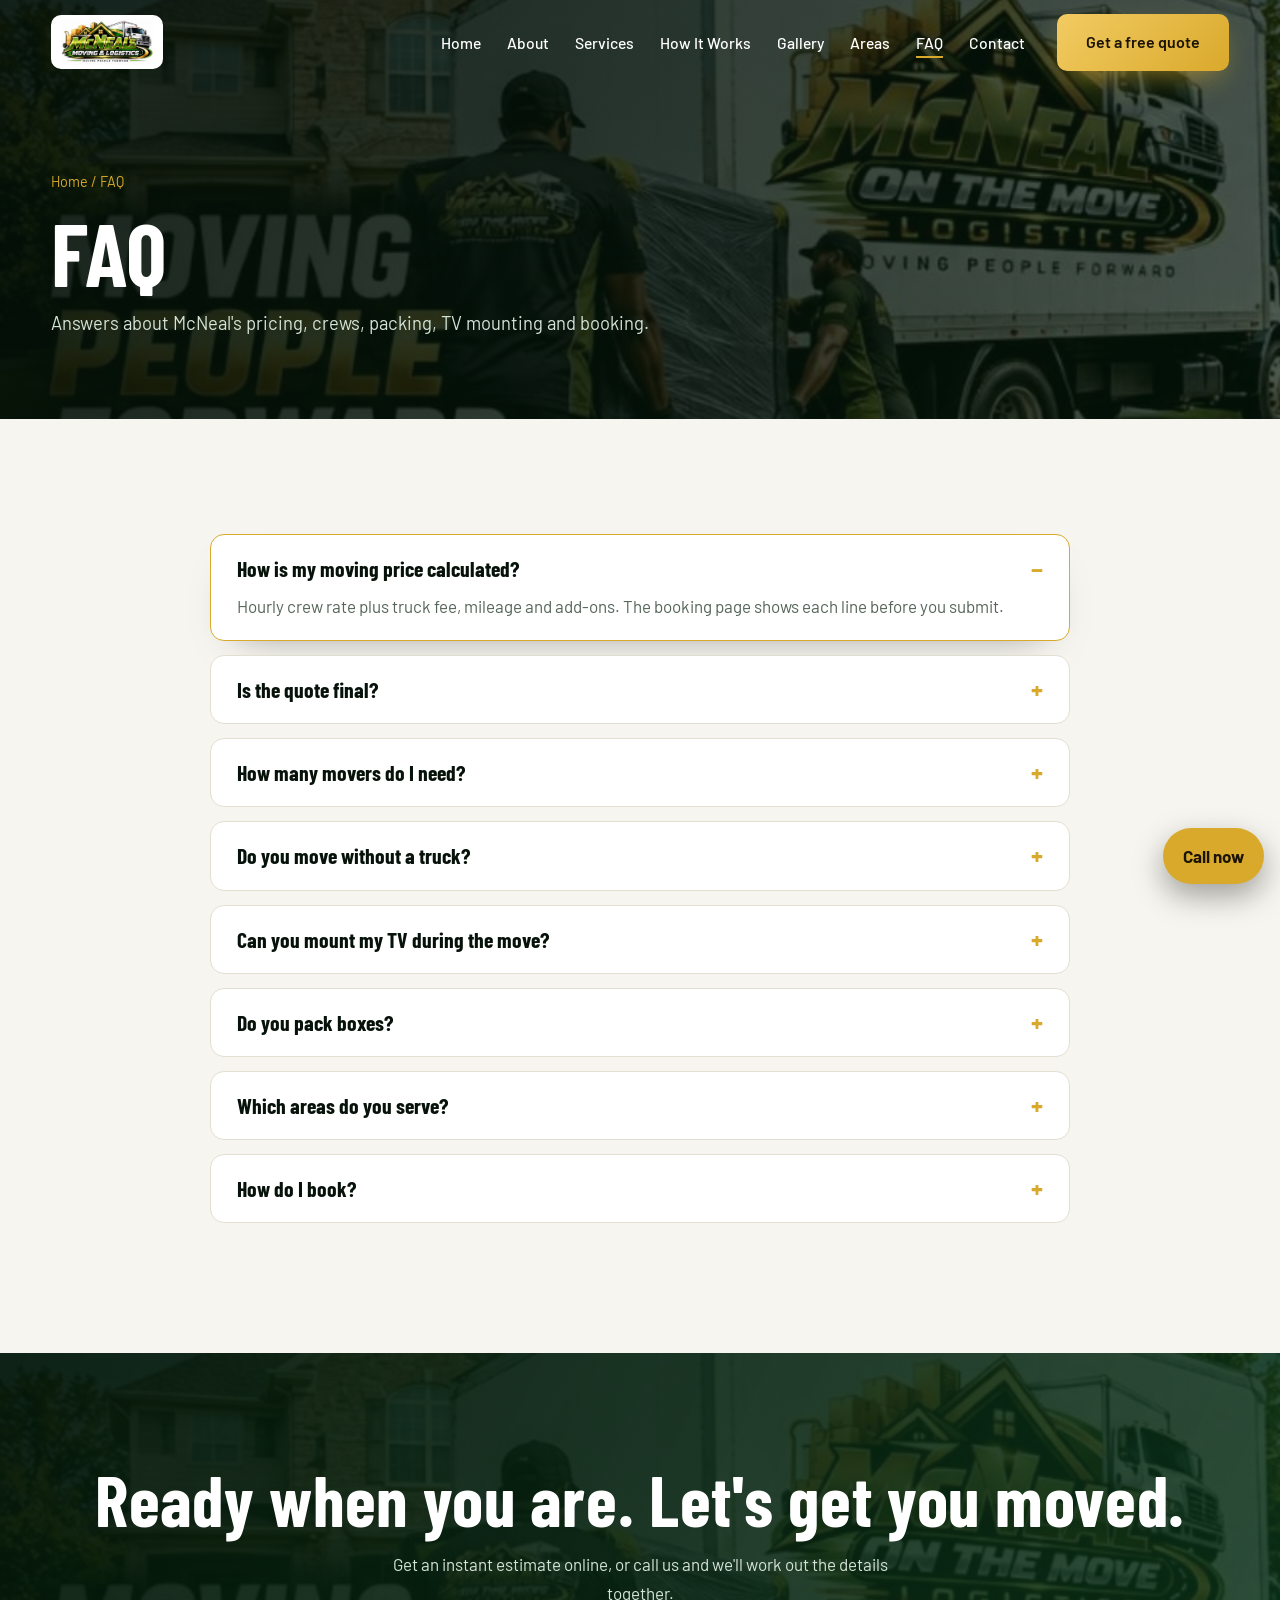
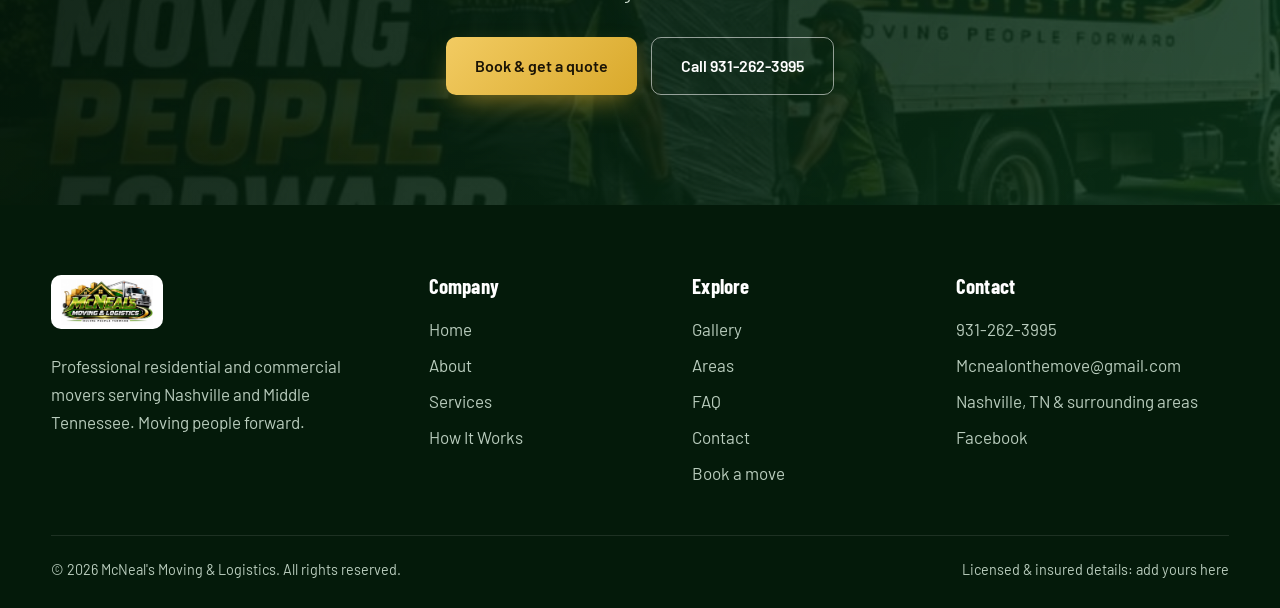
<file: faq.html>
<!doctype html>
<html lang="en">
  <head>
    <meta charset="utf-8" />
    <meta
      name="viewport"
      content="width=device-width,initial-scale=1"
    />
    <title>
      FAQ | McNeal's Moving &amp; Logistics, Nashville TN
    </title>
    <meta
      name="description"
      content="Answers about McNeal's pricing, crews, packing, TV mounting and booking."
    />
    <link
      rel="icon"
      href="assets/img/logo.jpg"
    />
    <link
      rel="preconnect"
      href="https://fonts.googleapis.com"
    />
    <link
      rel="preconnect"
      href="https://fonts.gstatic.com"
      crossorigin
    />
    <link
      href="https://fonts.googleapis.com/css2?family=Barlow+Condensed:wght@600;700&family=Barlow:wght@400;500;600&display=swap"
      rel="stylesheet"
    />
    <link
      rel="stylesheet"
      href="css/style.css"
    />
  </head>
  <body
    data-page="faq"
    data-title="FAQ"
    data-sub="Answers about McNeal's pricing, crews, packing, TV mounting and booking."
  >
    <main>
      <section class="sec">
        <div
          class="wrap"
          style="max-width: 860px"
        >
          <details open>
            <summary>
              How is my moving price calculated?
            </summary>
            <p>
              Hourly crew rate plus truck fee, mileage and
              add-ons. The booking page shows each line
              before you submit.
            </p>
          </details>
          <details>
            <summary>Is the quote final?</summary>
            <p>
              It is an estimate. We confirm the final price
              with you once we know access, stairs and
              inventory.
            </p>
          </details>
          <details>
            <summary>How many movers do I need?</summary>
            <p>
              Two for apartments, three or four for larger
              homes and offices. The calculator helps
              compare.
            </p>
          </details>
          <details>
            <summary>Do you move without a truck?</summary>
            <p>
              Yes. Choose labor only and we load, unload and
              carry.
            </p>
          </details>
          <details>
            <summary>
              Can you mount my TV during the move?
            </summary>
            <p>Yes, mounting starts at $75 per TV.</p>
          </details>
          <details>
            <summary>Do you pack boxes?</summary>
            <p>
              Yes. Add packing in the quote and we bring the
              materials.
            </p>
          </details>
          <details>
            <summary>Which areas do you serve?</summary>
            <p>
              Nashville, Murfreesboro, Smyrna, La Vergne,
              Clarksville and nearby.
            </p>
          </details>
          <details>
            <summary>How do I book?</summary>
            <p>
              Fill the form on the booking page. A copy of
              your quote is emailed to you, and we get one
              too.
            </p>
          </details>
        </div>
      </section>
    </main>
    <script src="js/main.js"></script>
  </body>
</html>
</file>
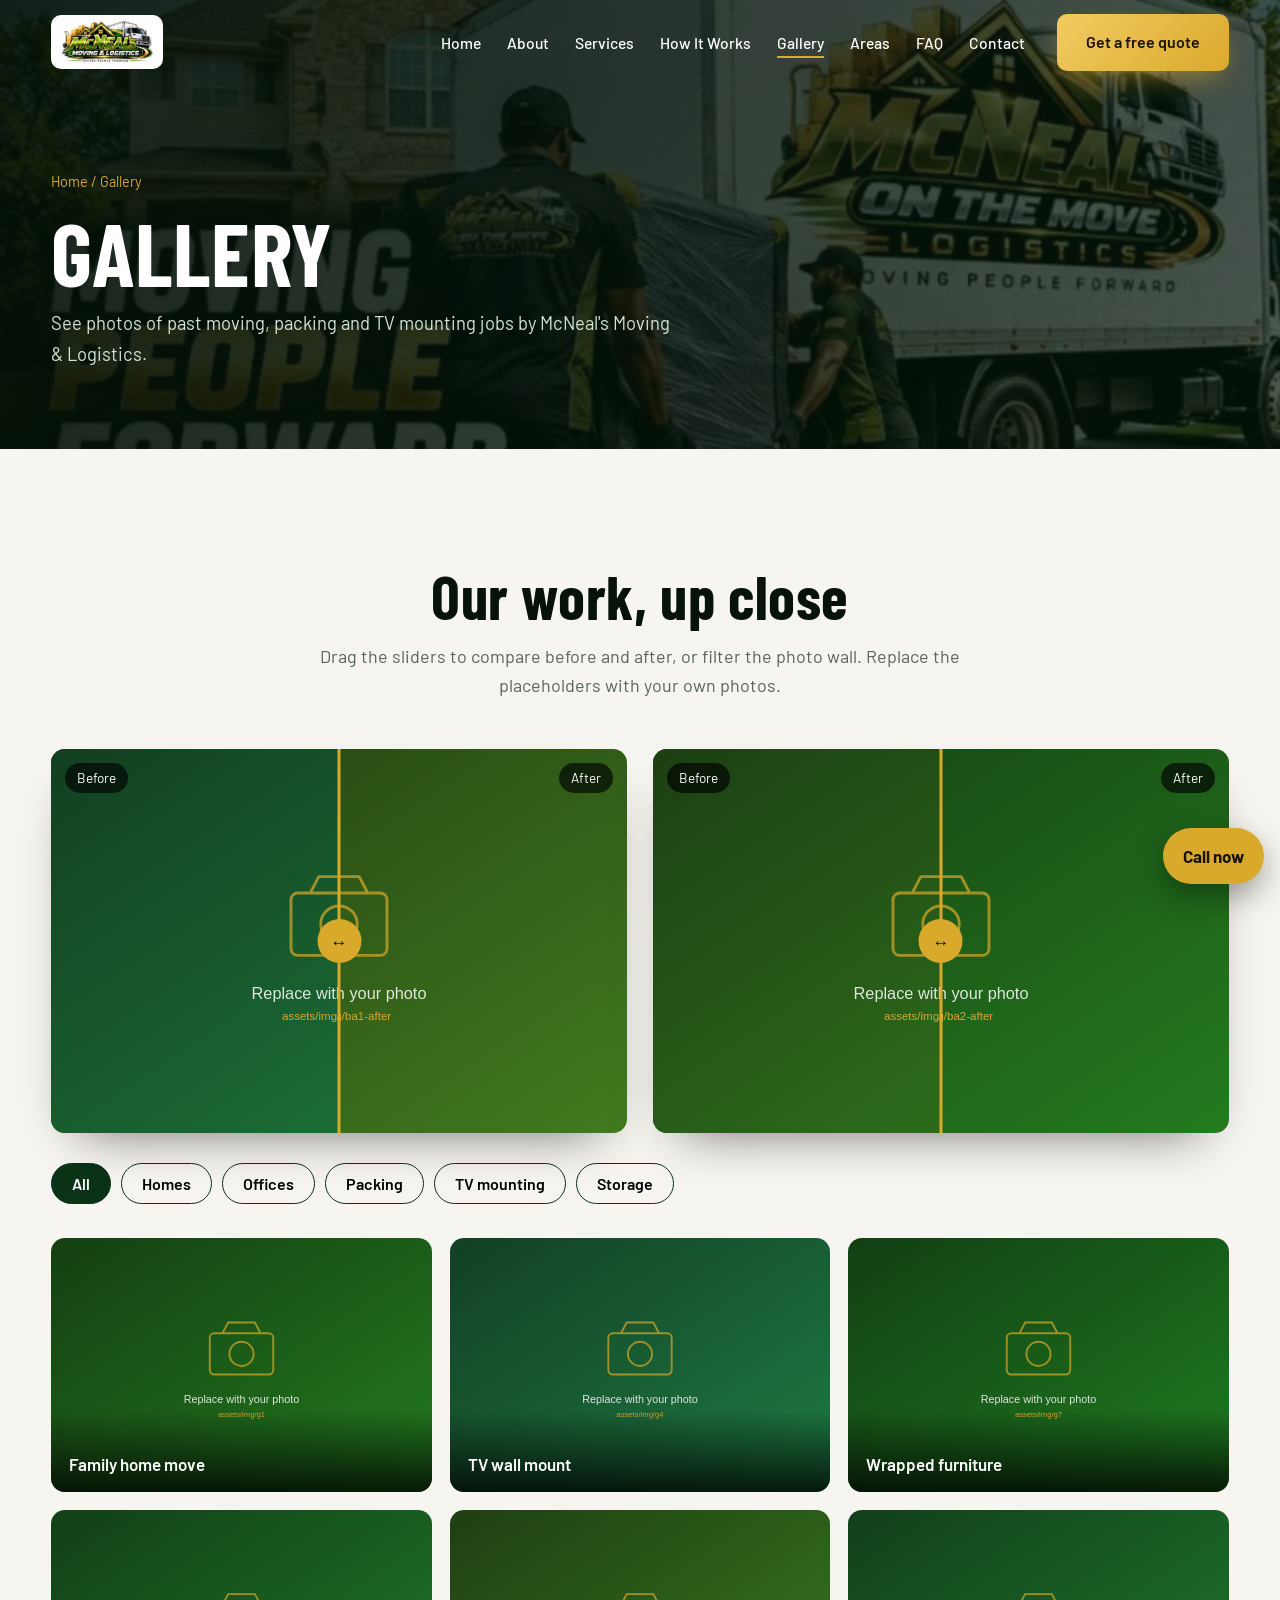
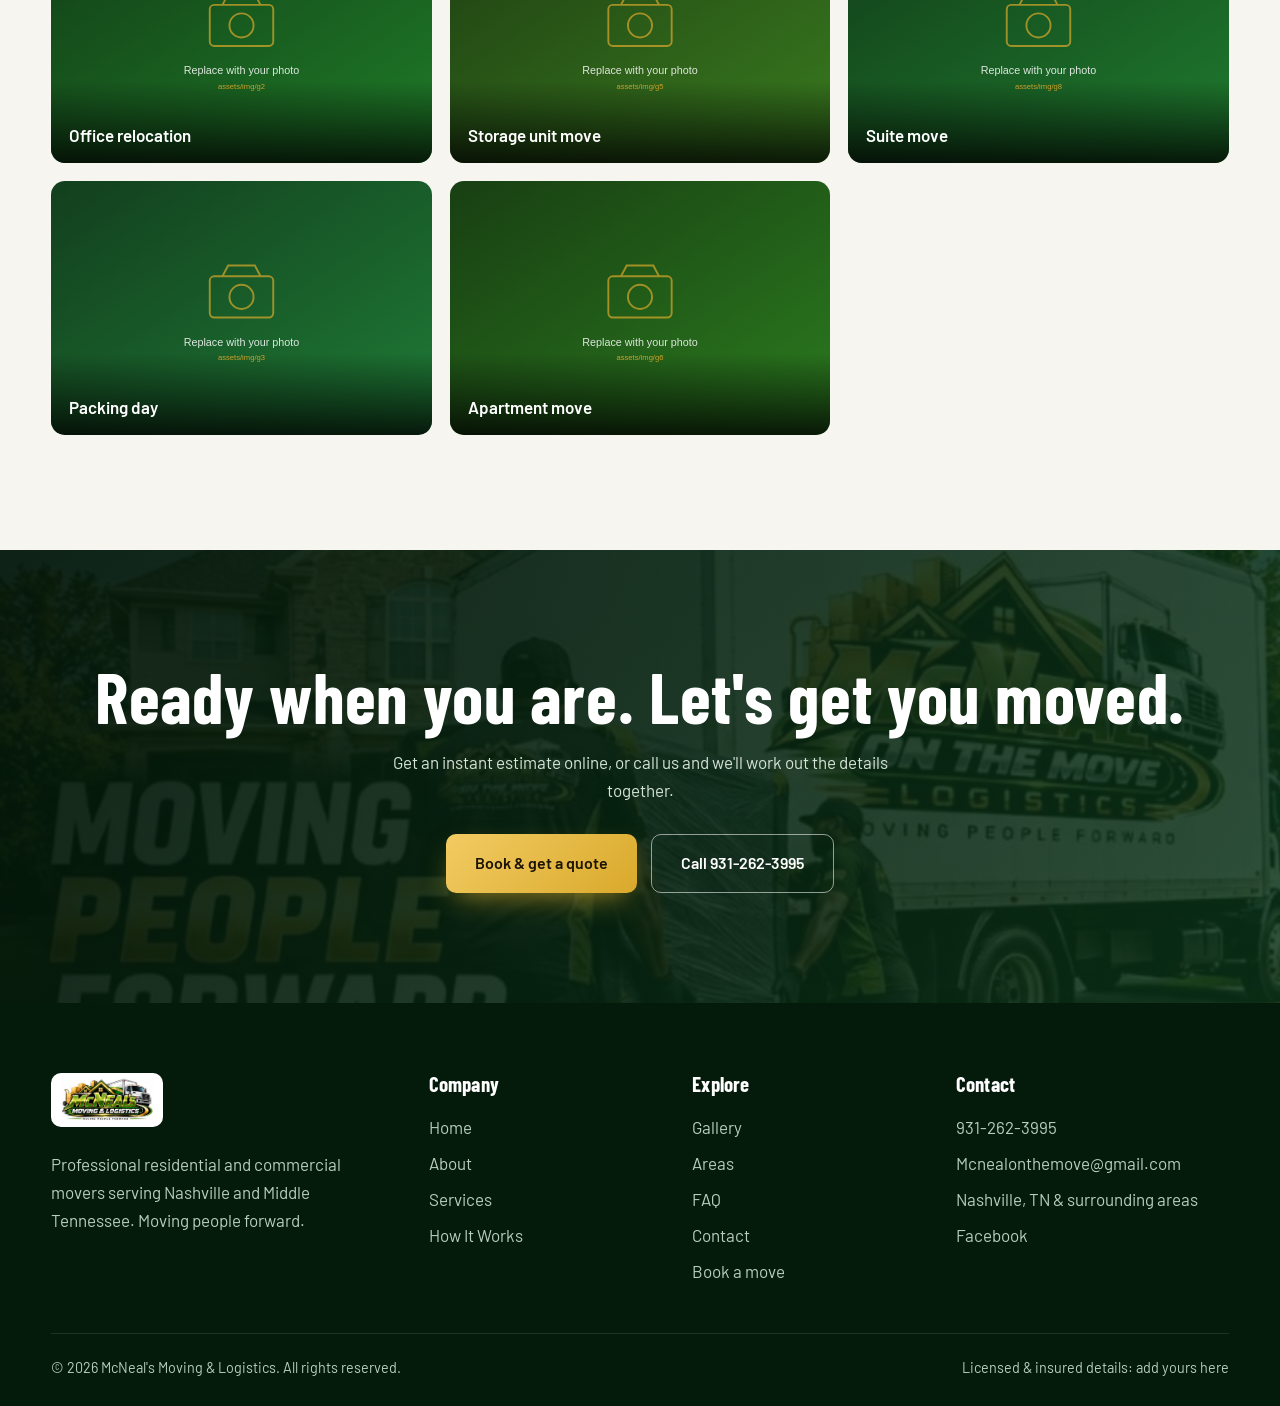
<file: gallery.html>
<!doctype html>
<html lang="en">
  <head>
    <meta charset="utf-8" />
    <meta
      name="viewport"
      content="width=device-width,initial-scale=1"
    />
    <title>
      Gallery | McNeal's Moving &amp; Logistics, Nashville
      TN
    </title>
    <meta
      name="description"
      content="See photos of past moving, packing and TV mounting jobs by McNeal's Moving & Logistics."
    />
    <link
      rel="icon"
      href="assets/img/logo.jpg"
    />
    <link
      rel="preconnect"
      href="https://fonts.googleapis.com"
    />
    <link
      rel="preconnect"
      href="https://fonts.gstatic.com"
      crossorigin
    />
    <link
      href="https://fonts.googleapis.com/css2?family=Barlow+Condensed:wght@600;700&family=Barlow:wght@400;500;600&display=swap"
      rel="stylesheet"
    />
    <link
      rel="stylesheet"
      href="css/style.css"
    />
  </head>
  <body
    data-page="gallery"
    data-title="Gallery"
    data-sub="See photos of past moving, packing and TV mounting jobs by McNeal's Moving & Logistics."
  >
    <main>
      <section class="sec">
        <div class="wrap">
          <div class="center">
            <h2>Our work, up close</h2>
            <p class="lead">
              Drag the sliders to compare before and after,
              or filter the photo wall. Replace the
              placeholders with your own photos.
            </p>
          </div>
          <div class="grid g2">
            <div class="ba">
              <img
                src="assets/img/ba1-after.svg"
                alt="After"
              />
              <div class="bf">
                <img
                  src="assets/img/ba1-before.svg"
                  alt="Before"
                />
              </div>
              <div class="ln"></div>
              <i>Before</i><i>After</i
              ><input
                type="range"
                min="0"
                max="100"
                value="50"
                aria-label="Compare"
              />
            </div>
            <div class="ba">
              <img
                src="assets/img/ba2-after.svg"
                alt="After"
              />
              <div class="bf">
                <img
                  src="assets/img/ba2-before.svg"
                  alt="Before"
                />
              </div>
              <div class="ln"></div>
              <i>Before</i><i>After</i
              ><input
                type="range"
                min="0"
                max="100"
                value="50"
                aria-label="Compare"
              />
            </div>
          </div>
          <div class="filters">
            <button
              class="on"
              data-f="all"
            >
              All</button
            ><button data-f="home">Homes</button
            ><button data-f="office">Offices</button
            ><button data-f="pack">Packing</button
            ><button data-f="tv">TV mounting</button
            ><button data-f="storage">Storage</button>
          </div>
          <div class="gal">
            <figure data-c="home">
              <img
                src="assets/img/g1.svg"
                alt="Family home move"
                loading="lazy"
              />
              <figcaption>Family home move</figcaption>
            </figure>
            <figure data-c="office">
              <img
                src="assets/img/g2.svg"
                alt="Office relocation"
                loading="lazy"
              />
              <figcaption>Office relocation</figcaption>
            </figure>
            <figure data-c="pack">
              <img
                src="assets/img/g3.svg"
                alt="Packing day"
                loading="lazy"
              />
              <figcaption>Packing day</figcaption>
            </figure>
            <figure data-c="tv">
              <img
                src="assets/img/g4.svg"
                alt="TV wall mount"
                loading="lazy"
              />
              <figcaption>TV wall mount</figcaption>
            </figure>
            <figure data-c="storage">
              <img
                src="assets/img/g5.svg"
                alt="Storage unit move"
                loading="lazy"
              />
              <figcaption>Storage unit move</figcaption>
            </figure>
            <figure data-c="home">
              <img
                src="assets/img/g6.svg"
                alt="Apartment move"
                loading="lazy"
              />
              <figcaption>Apartment move</figcaption>
            </figure>
            <figure data-c="pack">
              <img
                src="assets/img/g7.svg"
                alt="Wrapped furniture"
                loading="lazy"
              />
              <figcaption>Wrapped furniture</figcaption>
            </figure>
            <figure data-c="office">
              <img
                src="assets/img/g8.svg"
                alt="Suite move"
                loading="lazy"
              />
              <figcaption>Suite move</figcaption>
            </figure>
          </div>
        </div>
      </section>
    </main>
    <script src="js/main.js"></script>
  </body>
</html>
</file>
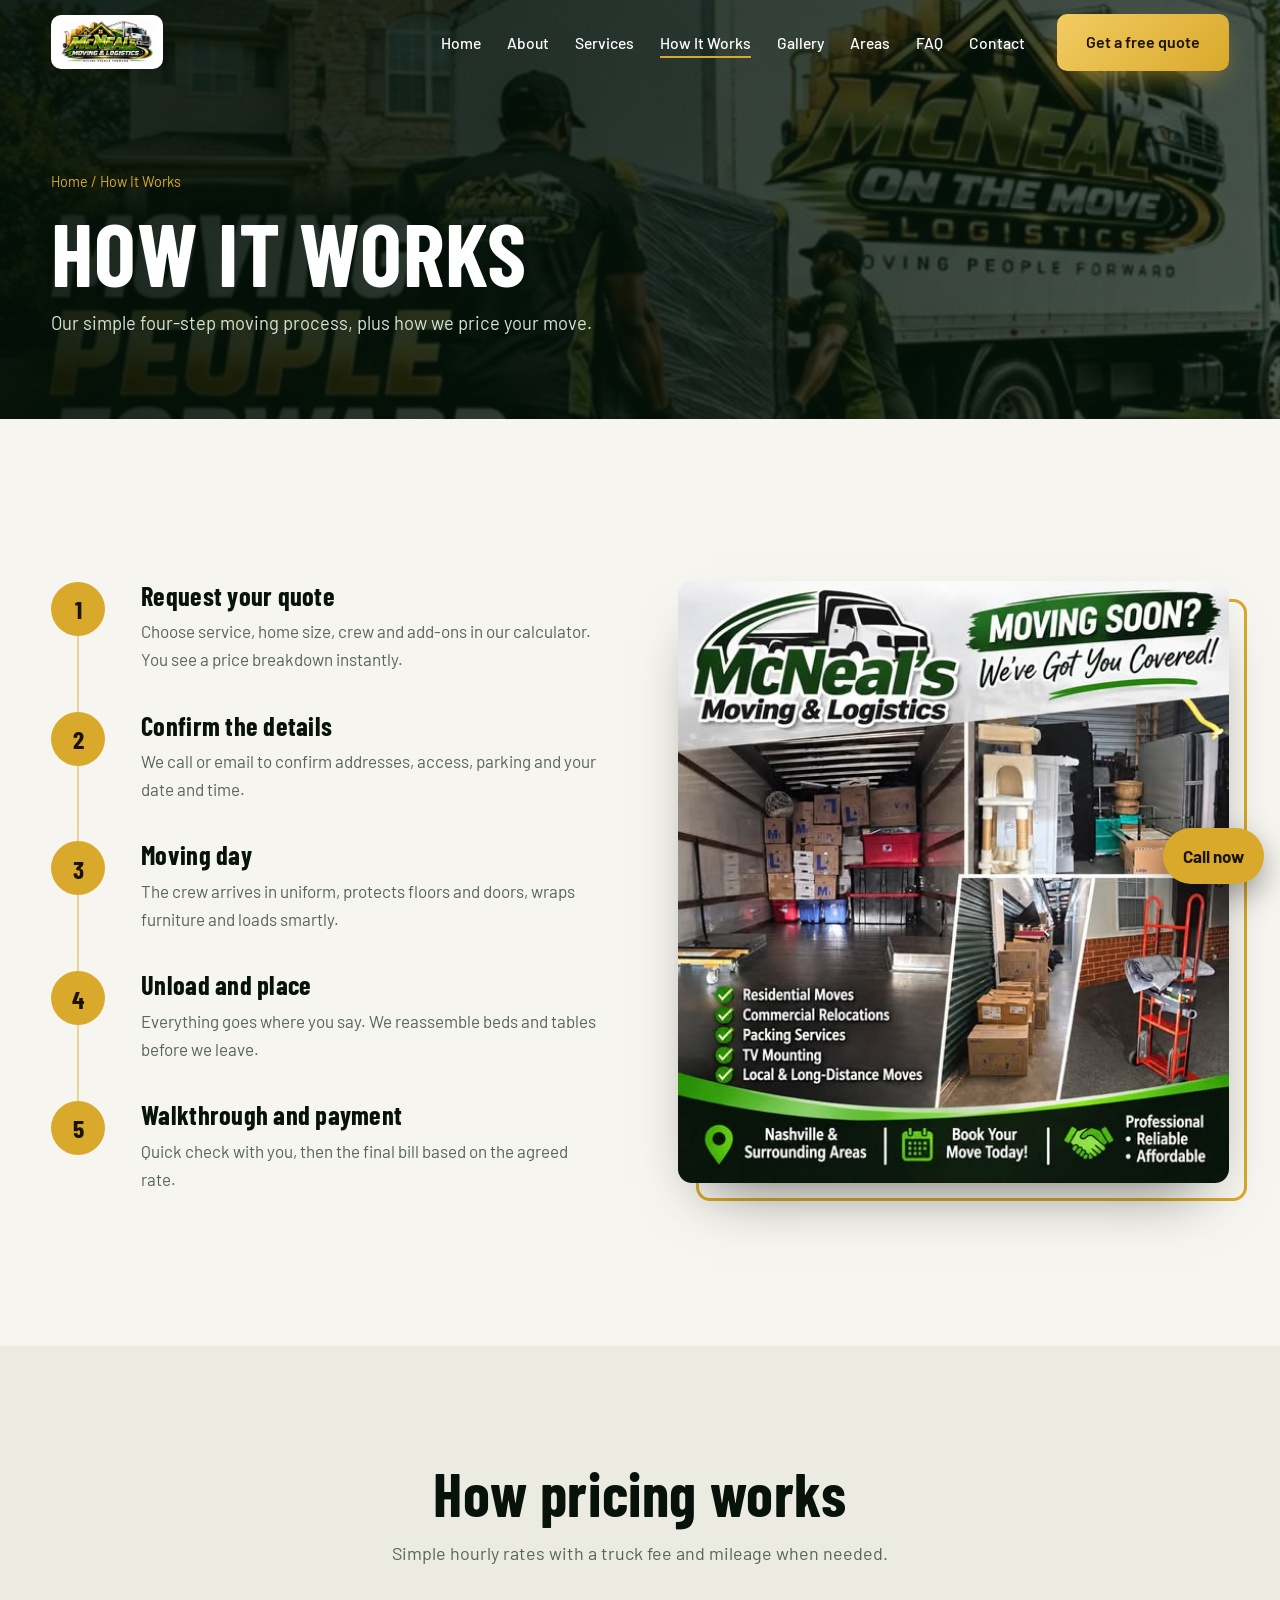
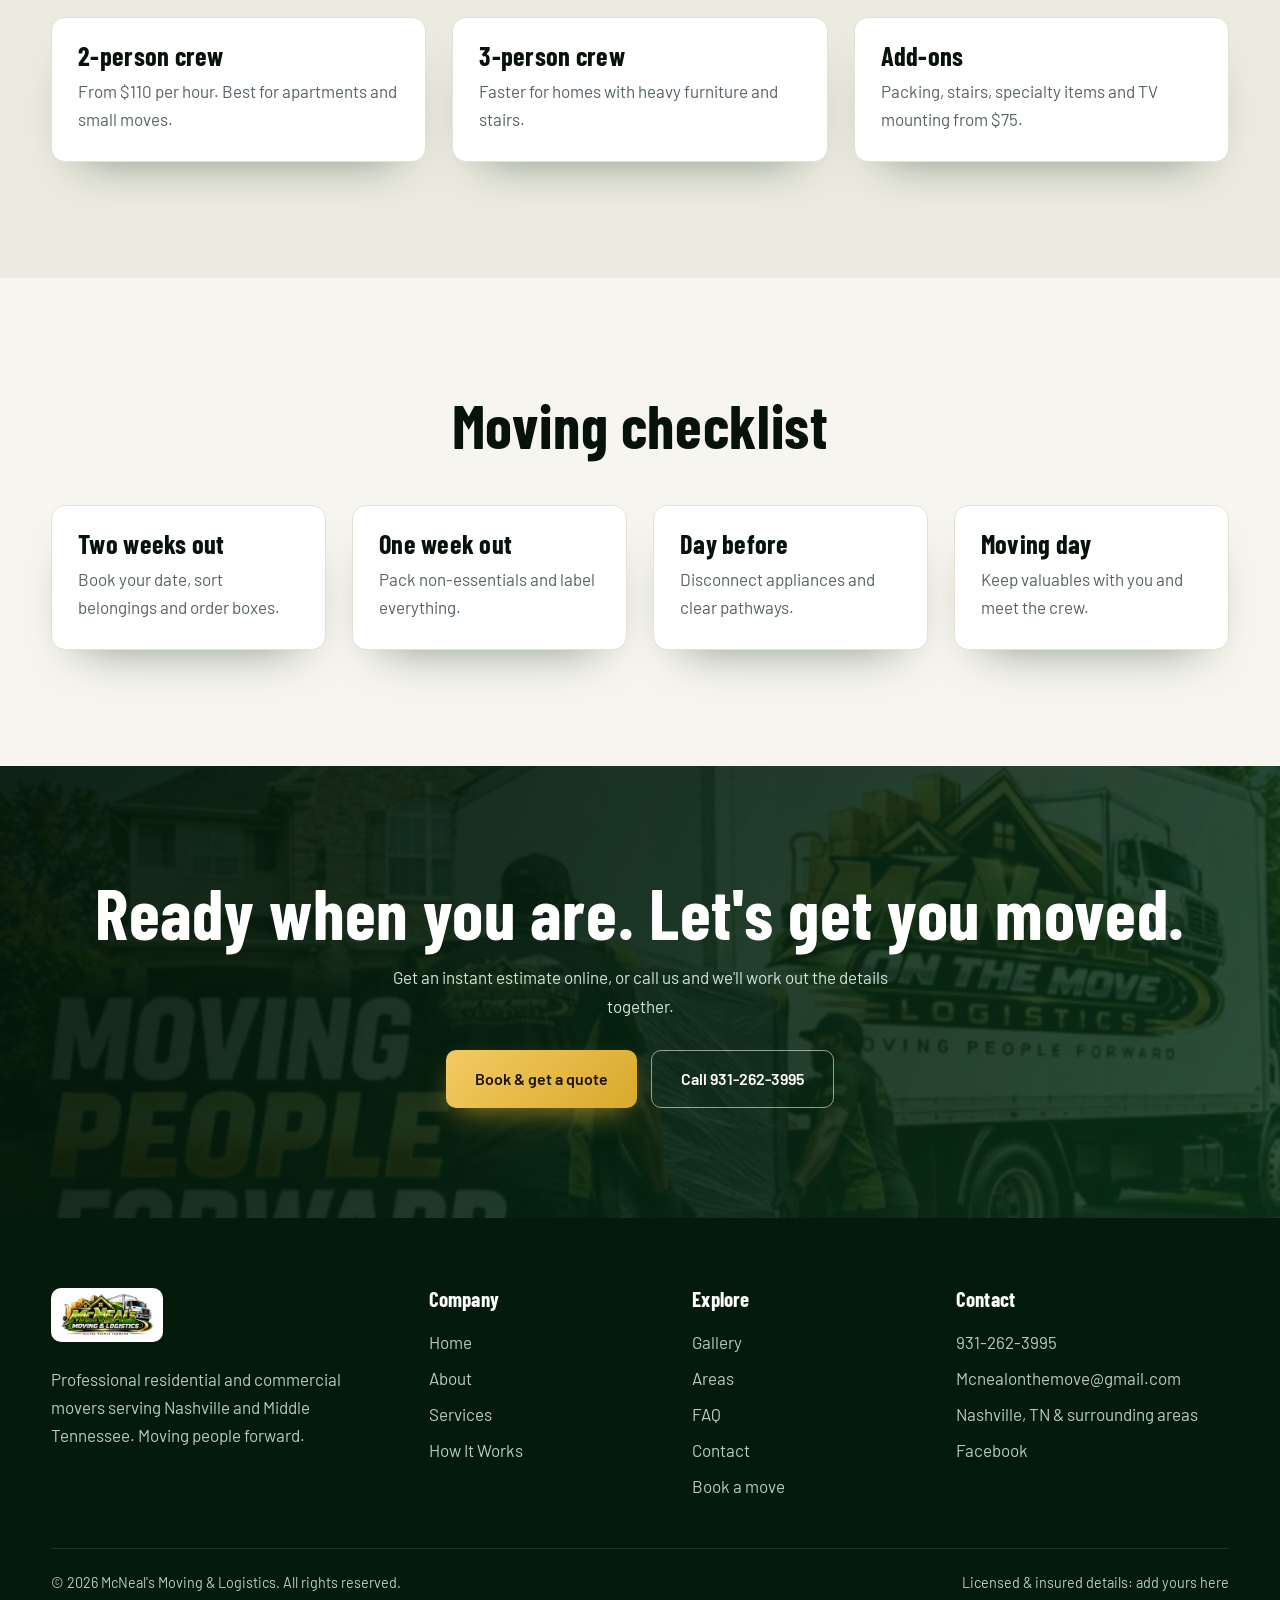
<file: process.html>
<!doctype html>
<html lang="en">
  <head>
    <meta charset="utf-8" />
    <meta
      name="viewport"
      content="width=device-width,initial-scale=1"
    />
    <title>
      How It Works | McNeal's Moving &amp; Logistics,
      Nashville TN
    </title>
    <meta
      name="description"
      content="Our simple four-step moving process, plus how we price your move."
    />
    <link
      rel="icon"
      href="assets/img/logo.jpg"
    />
    <link
      rel="preconnect"
      href="https://fonts.googleapis.com"
    />
    <link
      rel="preconnect"
      href="https://fonts.gstatic.com"
      crossorigin
    />
    <link
      href="https://fonts.googleapis.com/css2?family=Barlow+Condensed:wght@600;700&family=Barlow:wght@400;500;600&display=swap"
      rel="stylesheet"
    />
    <link
      rel="stylesheet"
      href="css/style.css"
    />
  </head>
  <body
    data-page="process"
    data-title="How It Works"
    data-sub="Our simple four-step moving process, plus how we price your move."
  >
    <main>
      <section class="sec">
        <div class="wrap split">
          <ol class="steps">
            <li>
              <div>
                <h3>Request your quote</h3>
                <p>
                  Choose service, home size, crew and
                  add-ons in our calculator. You see a price
                  breakdown instantly.
                </p>
              </div>
            </li>
            <li>
              <div>
                <h3>Confirm the details</h3>
                <p>
                  We call or email to confirm addresses,
                  access, parking and your date and time.
                </p>
              </div>
            </li>
            <li>
              <div>
                <h3>Moving day</h3>
                <p>
                  The crew arrives in uniform, protects
                  floors and doors, wraps furniture and
                  loads smartly.
                </p>
              </div>
            </li>
            <li>
              <div>
                <h3>Unload and place</h3>
                <p>
                  Everything goes where you say. We
                  reassemble beds and tables before we
                  leave.
                </p>
              </div>
            </li>
            <li>
              <div>
                <h3>Walkthrough and payment</h3>
                <p>
                  Quick check with you, then the final bill
                  based on the agreed rate.
                </p>
              </div>
            </li>
          </ol>
          <div class="pic rv">
            <img
              src="assets/img/truck-load.jpg"
              alt="Loaded truck"
              loading="lazy"
            />
          </div>
        </div>
      </section>
      <section class="sec alt">
        <div class="wrap">
          <div class="center rv">
            <h2>How pricing works</h2>
            <p class="lead">
              Simple hourly rates with a truck fee and
              mileage when needed.
            </p>
          </div>
          <div class="grid g3">
            <div class="card">
              <div class="b">
                <h3>2-person crew</h3>
                <p>
                  From $110 per hour. Best for apartments
                  and small moves.
                </p>
              </div>
            </div>
            <div class="card">
              <div class="b">
                <h3>3-person crew</h3>
                <p>
                  Faster for homes with heavy furniture and
                  stairs.
                </p>
              </div>
            </div>
            <div class="card">
              <div class="b">
                <h3>Add-ons</h3>
                <p>
                  Packing, stairs, specialty items and TV
                  mounting from $75.
                </p>
              </div>
            </div>
          </div>
        </div>
      </section>
      <section class="sec">
        <div class="wrap center">
          <h2>Moving checklist</h2>
          <div
            class="grid g4"
            style="text-align: left"
          >
            <div class="card">
              <div class="b">
                <h3>Two weeks out</h3>
                <p>
                  Book your date, sort belongings and order
                  boxes.
                </p>
              </div>
            </div>
            <div class="card">
              <div class="b">
                <h3>One week out</h3>
                <p>
                  Pack non-essentials and label everything.
                </p>
              </div>
            </div>
            <div class="card">
              <div class="b">
                <h3>Day before</h3>
                <p>
                  Disconnect appliances and clear pathways.
                </p>
              </div>
            </div>
            <div class="card">
              <div class="b">
                <h3>Moving day</h3>
                <p>
                  Keep valuables with you and meet the crew.
                </p>
              </div>
            </div>
          </div>
        </div>
      </section>
    </main>
    <script src="js/main.js"></script>
  </body>
</html>
</file>
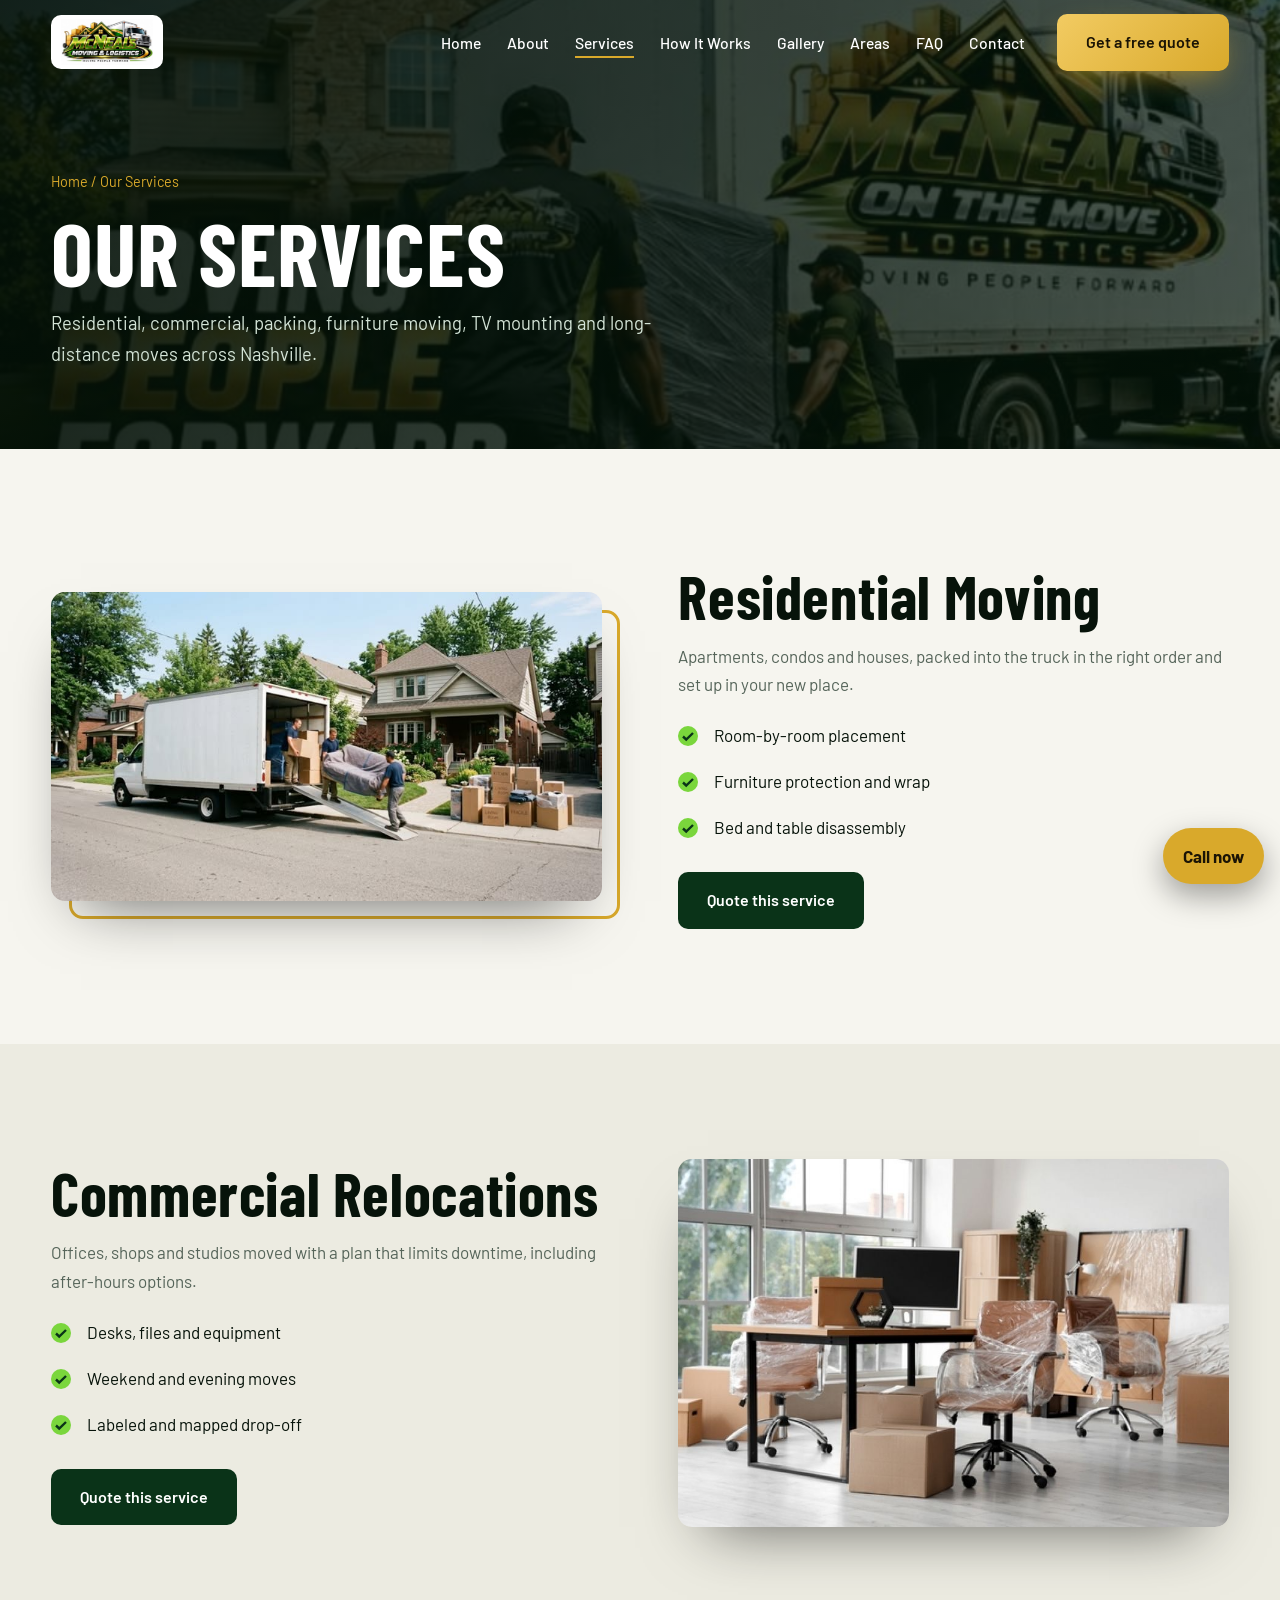
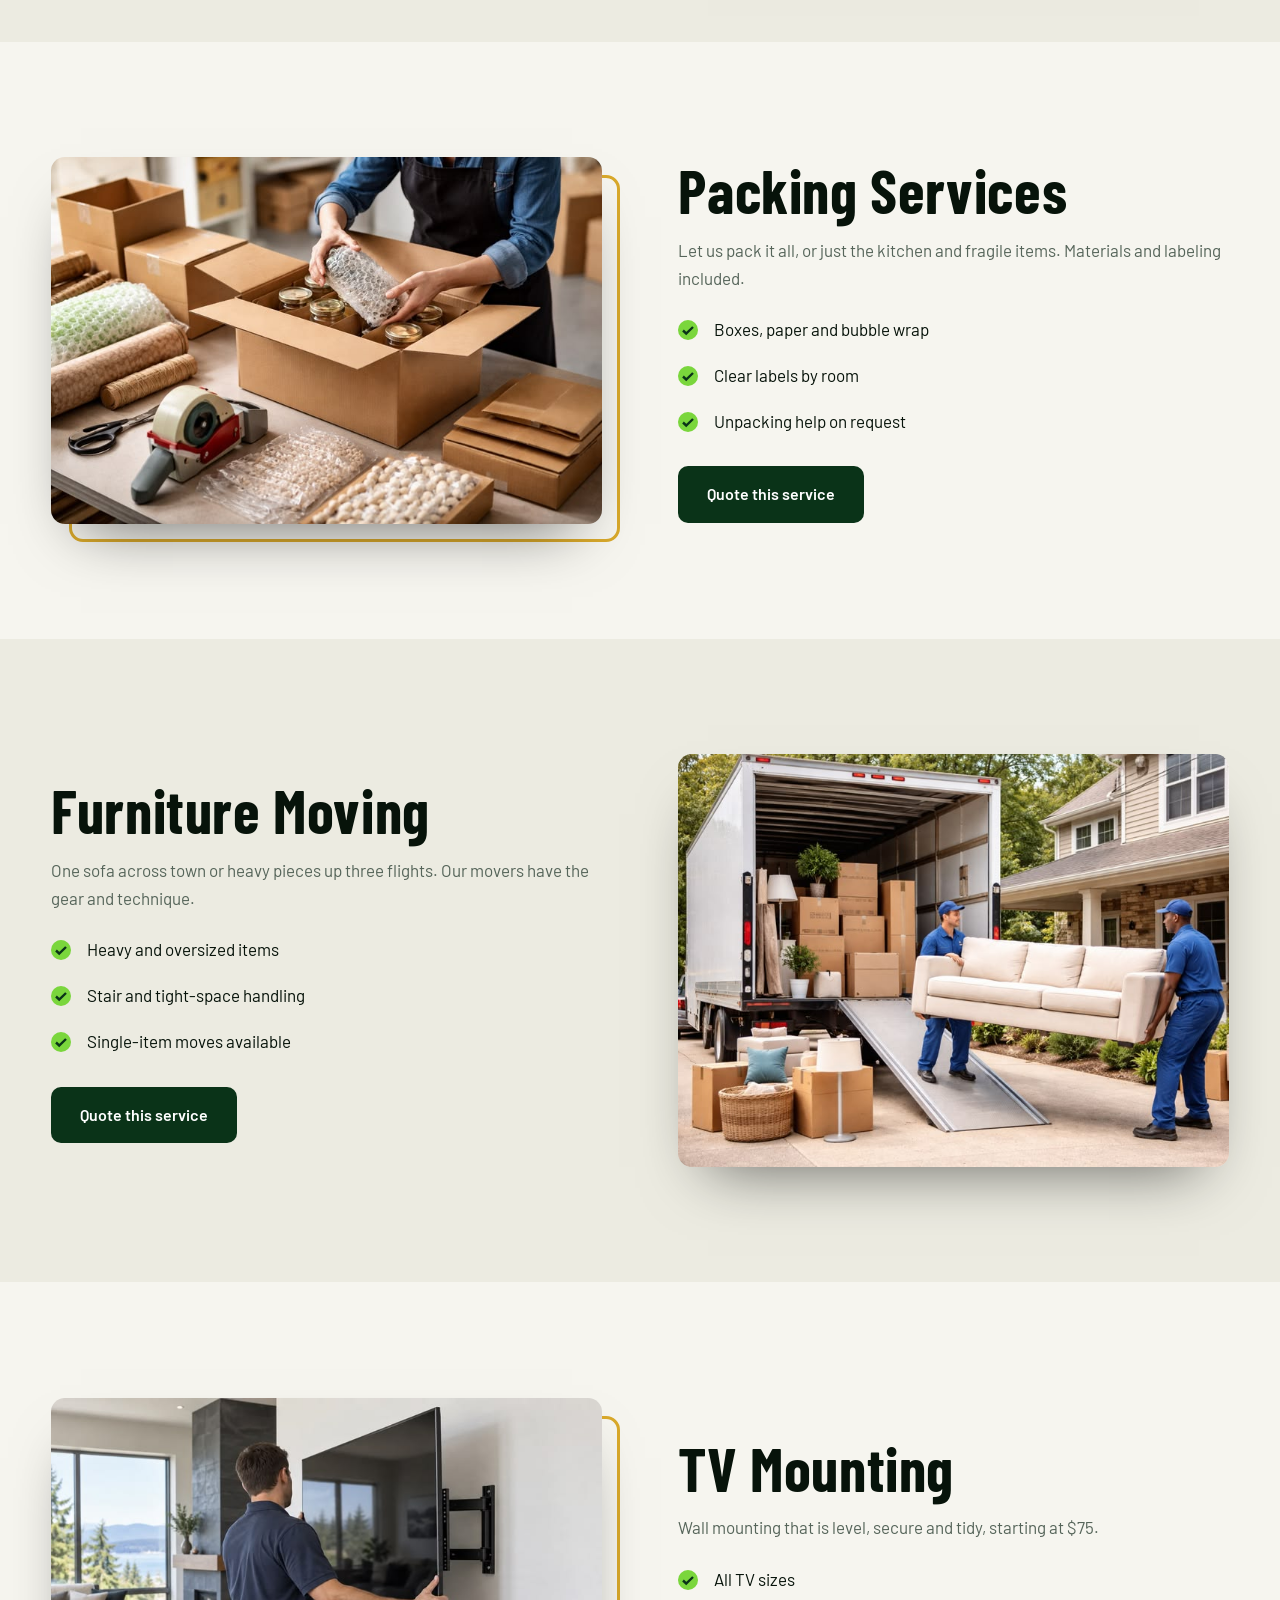
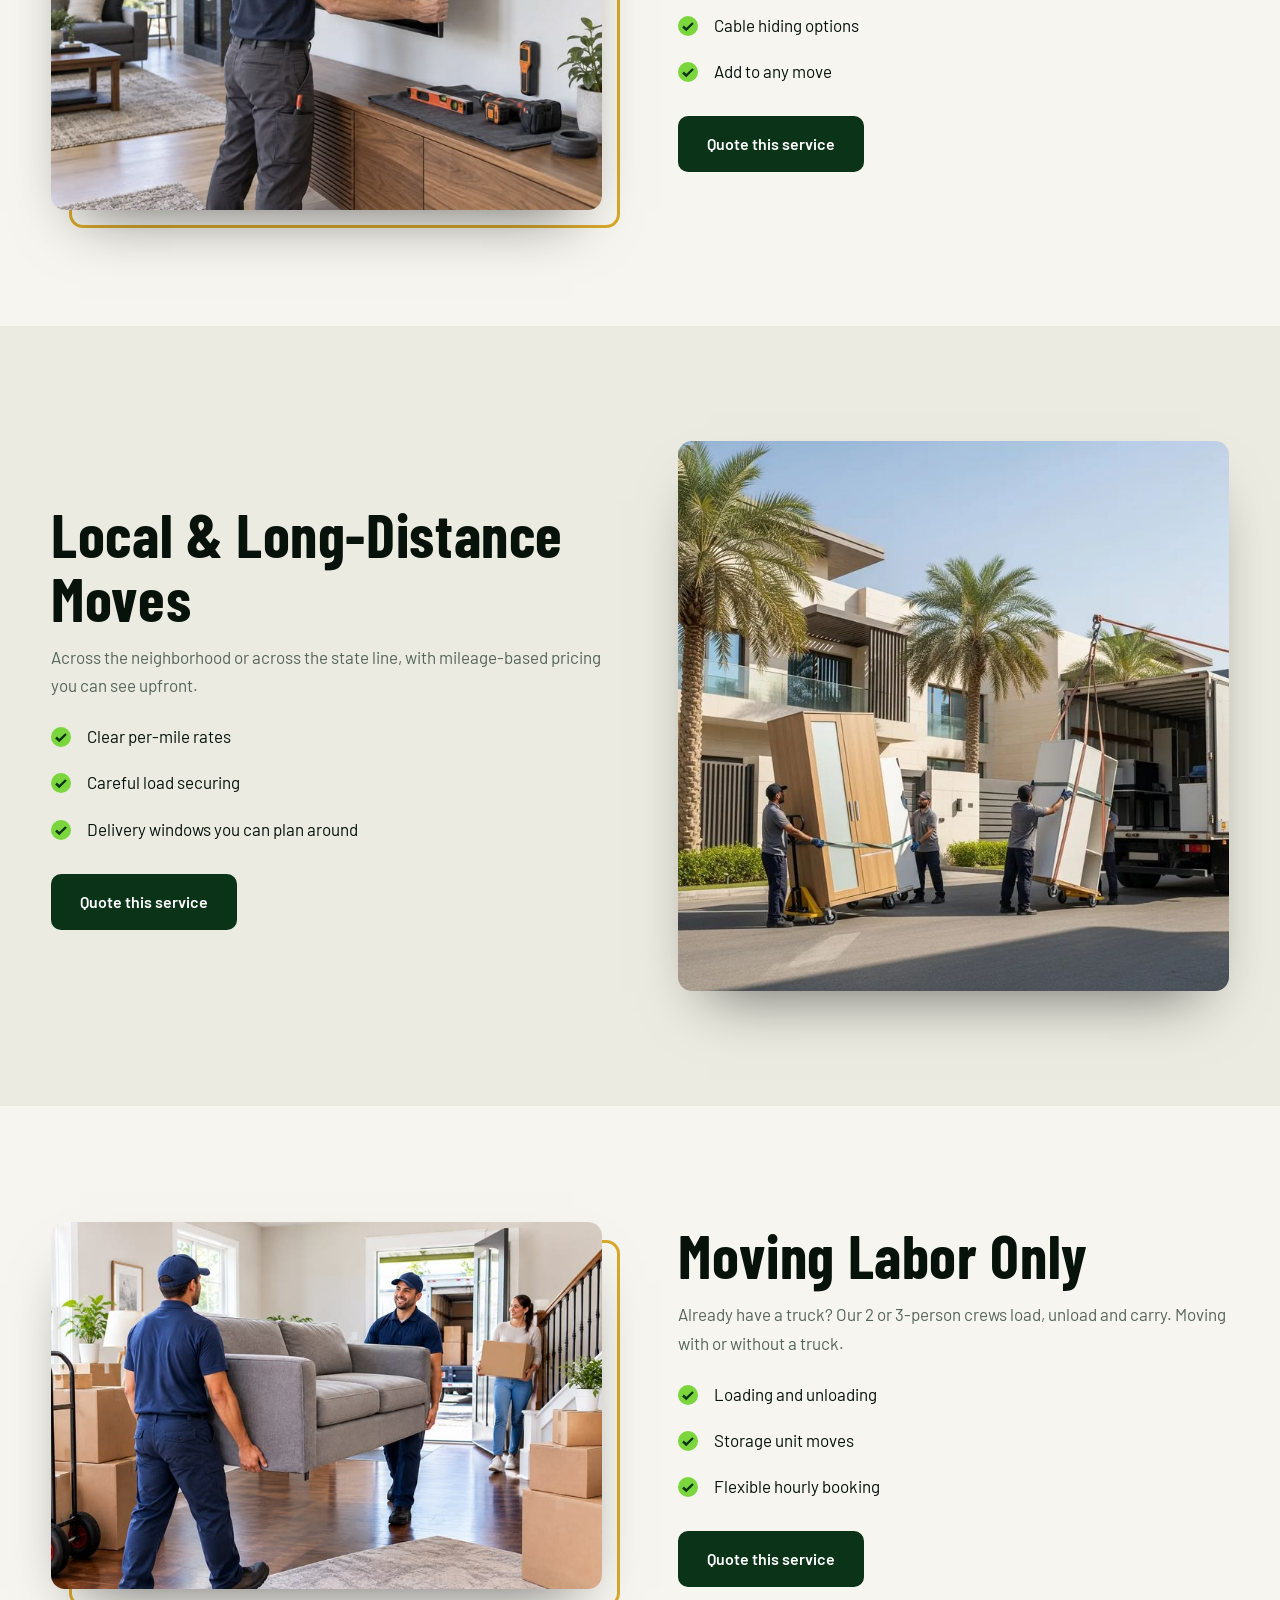
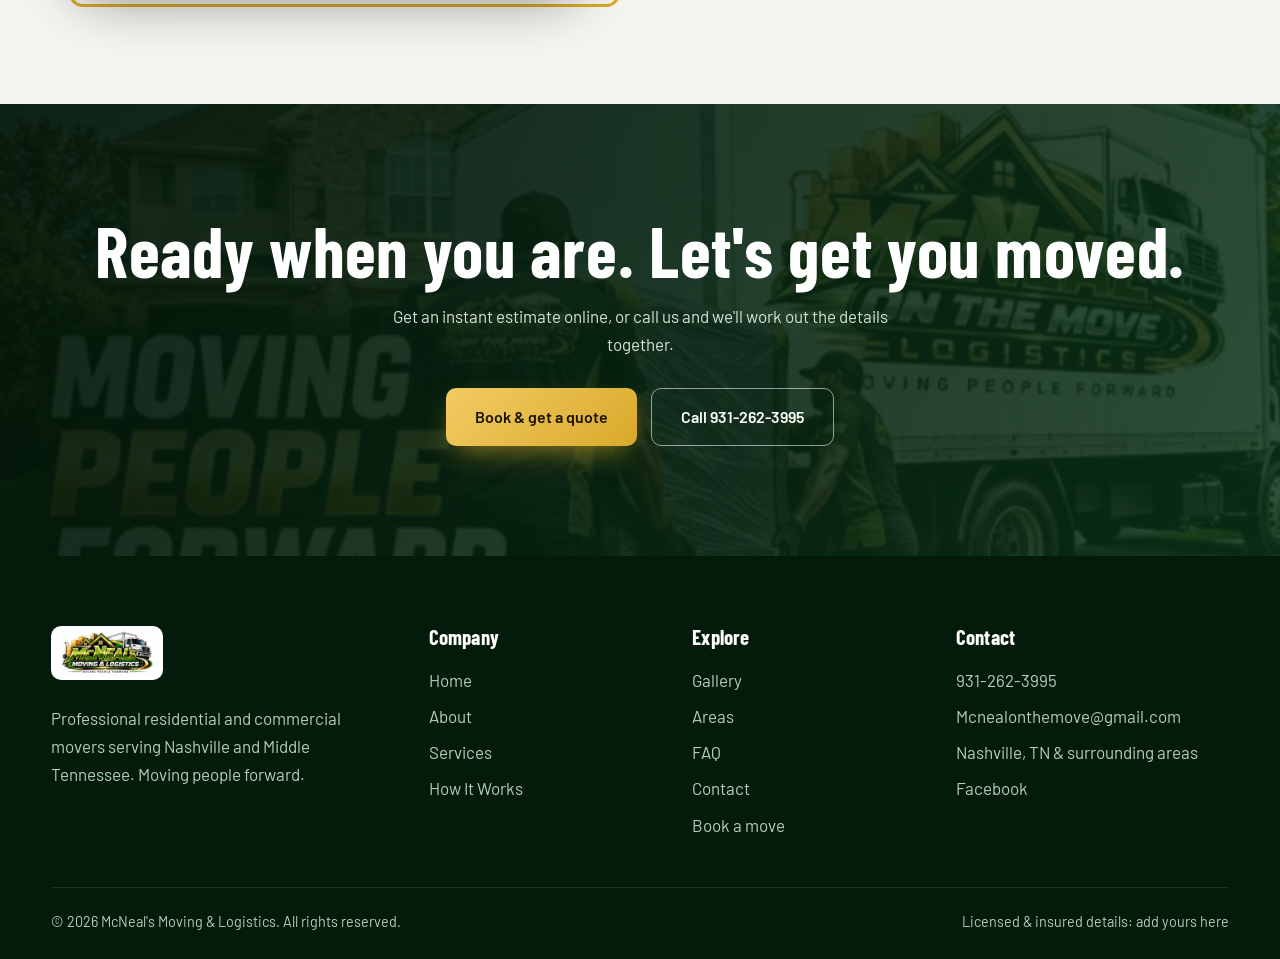
<file: services.html>
<!doctype html>
<html lang="en">
  <head>
    <meta charset="utf-8" />
    <meta
      name="viewport"
      content="width=device-width,initial-scale=1"
    />
    <title>
      Our Services | McNeal's Moving &amp; Logistics,
      Nashville TN
    </title>
    <meta
      name="description"
      content="Residential, commercial, packing, furniture moving, TV mounting and long-distance moves across Nashville."
    />
    <link
      rel="icon"
      href="assets/img/logo.jpg"
    />
    <link
      rel="preconnect"
      href="https://fonts.googleapis.com"
    />
    <link
      rel="preconnect"
      href="https://fonts.gstatic.com"
      crossorigin
    />
    <link
      href="https://fonts.googleapis.com/css2?family=Barlow+Condensed:wght@600;700&family=Barlow:wght@400;500;600&display=swap"
      rel="stylesheet"
    />
    <link
      rel="stylesheet"
      href="css/style.css"
    />
  </head>
  <body
    data-page="services"
    data-title="Our Services"
    data-sub="Residential, commercial, packing, furniture moving, TV mounting and long-distance moves across Nashville."
  >
    <main>
      <section
        class="sec"
        id="residential"
      >
        <div class="wrap split">
          <div class="pic rv">
            <img
              src="assets/img/residential1.jpg"
              alt="Residential Moving"
              loading="lazy"
            />
          </div>
          <div class="rv">
            <h2>Residential Moving</h2>
            <p>
              Apartments, condos and houses, packed into the
              truck in the right order and set up in your
              new place.
            </p>
            <ul
              class="ticks"
              style="margin-top: 14px"
            >
              <li>Room-by-room placement</li>
              <li>Furniture protection and wrap</li>
              <li>Bed and table disassembly</li>
            </ul>
            <a
              class="btn btn-dk"
              style="margin-top: 22px"
              href="booking.html"
              >Quote this service</a
            >
          </div>
        </div>
      </section>
      <section
        class="sec alt"
        id="commercial"
      >
        <div class="wrap split rev">
          <div class="pic rv">
            <img
              src="assets/img/commercial-relocation.jpg"
              alt="Commercial Relocations"
              loading="lazy"
            />
          </div>
          <div class="rv">
            <h2>Commercial Relocations</h2>
            <p>
              Offices, shops and studios moved with a plan
              that limits downtime, including after-hours
              options.
            </p>
            <ul
              class="ticks"
              style="margin-top: 14px"
            >
              <li>Desks, files and equipment</li>
              <li>Weekend and evening moves</li>
              <li>Labeled and mapped drop-off</li>
            </ul>
            <a
              class="btn btn-dk"
              style="margin-top: 22px"
              href="booking.html"
              >Quote this service</a
            >
          </div>
        </div>
      </section>
      <section
        class="sec"
        id="packing"
      >
        <div class="wrap split">
          <div class="pic rv">
            <img
              src="assets/img/packing-service.jpg"
              alt="Packing Services"
              loading="lazy"
            />
          </div>
          <div class="rv">
            <h2>Packing Services</h2>
            <p>
              Let us pack it all, or just the kitchen and
              fragile items. Materials and labeling
              included.
            </p>
            <ul
              class="ticks"
              style="margin-top: 14px"
            >
              <li>Boxes, paper and bubble wrap</li>
              <li>Clear labels by room</li>
              <li>Unpacking help on request</li>
            </ul>
            <a
              class="btn btn-dk"
              style="margin-top: 22px"
              href="booking.html"
              >Quote this service</a
            >
          </div>
        </div>
      </section>
      <section
        class="sec alt"
        id="furniture"
      >
        <div class="wrap split rev">
          <div class="pic rv">
            <img
              src="assets/img/furniture-moving.jpg"
              alt="Furniture Moving"
              loading="lazy"
            />
          </div>
          <div class="rv">
            <h2>Furniture Moving</h2>
            <p>
              One sofa across town or heavy pieces up three
              flights. Our movers have the gear and
              technique.
            </p>
            <ul
              class="ticks"
              style="margin-top: 14px"
            >
              <li>Heavy and oversized items</li>
              <li>Stair and tight-space handling</li>
              <li>Single-item moves available</li>
            </ul>
            <a
              class="btn btn-dk"
              style="margin-top: 22px"
              href="booking.html"
              >Quote this service</a
            >
          </div>
        </div>
      </section>
      <section
        class="sec"
        id="tv"
      >
        <div class="wrap split">
          <div class="pic rv">
            <img
              src="assets/img/tv-mounting.jpg"
              alt="TV Mounting"
              loading="lazy"
            />
          </div>
          <div class="rv">
            <h2>TV Mounting</h2>
            <p>
              Wall mounting that is level, secure and tidy,
              starting at $75.
            </p>
            <ul
              class="ticks"
              style="margin-top: 14px"
            >
              <li>All TV sizes</li>
              <li>Cable hiding options</li>
              <li>Add to any move</li>
            </ul>
            <a
              class="btn btn-dk"
              style="margin-top: 22px"
              href="booking.html"
              >Quote this service</a
            >
          </div>
        </div>
      </section>
      <section
        class="sec alt"
        id="long"
      >
        <div class="wrap split rev">
          <div class="pic rv">
            <img
              src="assets/img/local.jpg"
              alt="Local &amp; Long-Distance Moves"
              loading="lazy"
            />
          </div>
          <div class="rv">
            <h2>Local &amp; Long-Distance Moves</h2>
            <p>
              Across the neighborhood or across the state
              line, with mileage-based pricing you can see
              upfront.
            </p>
            <ul
              class="ticks"
              style="margin-top: 14px"
            >
              <li>Clear per-mile rates</li>
              <li>Careful load securing</li>
              <li>Delivery windows you can plan around</li>
            </ul>
            <a
              class="btn btn-dk"
              style="margin-top: 22px"
              href="booking.html"
              >Quote this service</a
            >
          </div>
        </div>
      </section>
      <section
        class="sec"
        id="labor"
      >
        <div class="wrap split">
          <div class="pic rv">
            <img
              src="assets/img/lab.jpg"
              alt="Moving Labor Only"
              loading="lazy"
            />
          </div>
          <div class="rv">
            <h2>Moving Labor Only</h2>
            <p>
              Already have a truck? Our 2 or 3-person crews
              load, unload and carry. Moving with or without
              a truck.
            </p>
            <ul
              class="ticks"
              style="margin-top: 14px"
            >
              <li>Loading and unloading</li>
              <li>Storage unit moves</li>
              <li>Flexible hourly booking</li>
            </ul>
            <a
              class="btn btn-dk"
              style="margin-top: 22px"
              href="booking.html"
              >Quote this service</a
            >
          </div>
        </div>
      </section>
    </main>
    <script src="js/main.js"></script>
  </body>
</html>
</file>
<file: css/style.css>
:root {
  --g: #0a3318;
  --g2: #1c7a2b;
  --lime: #7ad63c;
  --gold: #d9a92b;
  --ink: #07130a;
  --paper: #f6f5ef;
  --mut: #56655a;
  --r: 14px;
}
* {
  box-sizing: border-box;
  margin: 0;
  padding: 0;
}
html {
  scroll-behavior: smooth;
}
body {
  font:
    17px/1.65 "Barlow",
    sans-serif;
  color: var(--ink);
  background: var(--paper);
  overflow-x: hidden;
}
img {
  max-width: 100%;
  display: block;
}
a {
  color: inherit;
  text-decoration: none;
}
ul {
  list-style: none;
}
h1,
h2,
h3,
h4 {
  font-family: "Barlow Condensed", sans-serif;
  line-height: 1.05;
  font-weight: 700;
  letter-spacing: 0.01em;
}
h2 {
  font-size: clamp(2.3rem, 5vw, 3.8rem);
  margin-bottom: 14px;
}
h3 {
  font-size: 1.65rem;
  margin-bottom: 8px;
}
p {
  color: var(--mut);
}
.dark p {
  color: #c5d6c8;
}
.wrap {
  width: min(1200px, 92%);
  margin: auto;
}
.sec {
  padding: clamp(64px, 9vw, 120px) 0;
}
.dark {
  background: var(--g);
  color: #fff;
}
.alt {
  background: #ecebe1;
}
.lead {
  max-width: 640px;
  font-size: 1.12rem;
}
.center {
  text-align: center;
}
.center .lead {
  margin: auto;
}
.tag {
  display: inline-block;
  color: var(--gold);
  font-weight: 600;
  margin-bottom: 10px;
  padding-left: 34px;
  position: relative;
}
.tag:before {
  content: "";
  position: absolute;
  left: 0;
  top: 50%;
  width: 24px;
  height: 3px;
  background: var(--gold);
  border-radius: 3px;
}
.btn {
  display: inline-flex;
  align-items: center;
  gap: 0.5rem;
  padding: 0.95rem 1.8rem;
  border-radius: 10px;
  font-weight: 600;
  font-size: 1rem;
  border: 0;
  cursor: pointer;
  transition: 0.3s;
  font-family: inherit;
}
.btn-gold {
  background: linear-gradient(135deg, #f2cb62, var(--gold));
  color: #1b1405;
  box-shadow: 0 12px 30px -10px rgba(217, 169, 43, 0.7);
}
.btn-gold:hover {
  transform: translateY(-3px);
}
.btn-line {
  border: 1.5px solid rgba(255, 255, 255, 0.55);
  color: #fff;
}
.btn-line:hover {
  background: #fff;
  color: var(--g);
}
.btn-dk {
  background: var(--g);
  color: #fff;
}
.btn-dk:hover {
  background: var(--g2);
}
:focus-visible {
  outline: 3px solid var(--gold);
  outline-offset: 3px;
}
/* header */
#hd {
  position: fixed;
  inset: 0 0 auto;
  z-index: 50;
  transition: 0.35s;
  padding: 14px 0;
}
#hd.solid {
  background: rgba(6, 30, 14, 0.94);

  padding: 8px 0;
  box-shadow: 0 10px 30px rgba(0, 0, 0, 0.25);
}
#hd .wrap {
  display: flex;
  align-items: center;
  gap: 20px;
}
nav {
  margin-left: auto;
  margin-right: 12px;
}
.logo {
  background: #fff;
  border-radius: 10px;
  padding: 4px 10px;
}
.logo img {
  height: 46px;
  width: auto;
}
nav ul {
  display: flex;
  gap: 26px;
  align-items: center;
}
nav a {
  color: #fff;
  font-weight: 500;
  font-size: 0.98rem;
  position: relative;
  padding: 6px 0;
}
nav a:after {
  content: "";
  position: absolute;
  left: 0;
  bottom: 0;
  height: 2px;
  width: 0;
  background: var(--gold);
  transition: 0.3s;
}
nav a:hover:after,
nav a.on:after {
  width: 100%;
}
.burger {
  margin-left: auto;
  display: none;
  background: none;
  border: 0;
  width: 44px;
  height: 44px;
  cursor: pointer;
  position: relative;
  z-index: 60;
}
.burger i {
  position: absolute;
  left: 10px;
  right: 10px;
  height: 2px;
  background: #fff;
  transition: 0.3s;
}
.burger i:nth-child(1) {
  top: 15px;
}
.burger i:nth-child(2) {
  top: 21px;
}
.burger i:nth-child(3) {
  top: 27px;
}
.burger.x i:nth-child(1) {
  top: 21px;
  transform: rotate(45deg);
}
.burger.x i:nth-child(2) {
  opacity: 0;
}
.burger.x i:nth-child(3) {
  top: 21px;
  transform: rotate(-45deg);
}
@media (max-width: 1060px) {
  .burger {
    display: block;
  }
  nav {
    margin: 0;
    position: fixed;
    inset: 0;
    background: var(--g);
    display: flex;
    align-items: center;
    justify-content: center;
    transform: translateX(100%);
    transition: 0.45s;
    z-index: 55;
  }
  nav.open {
    transform: none;
  }
  nav ul {
    flex-direction: column;
    gap: 18px;
    text-align: center;
  }
  nav a {
    font-size: 1.5rem;
  }
  .hd-cta {
    display: none;
  }
}
/* hero */
.hero {
  position: relative;
  min-height: 100svh;
  background-position: 78% center !important;
  display: flex;
  align-items: center;
  color: #fff;
  overflow: hidden;
  background: #06190b url(../assets/img/trucking.jpg)
    center/cover;
}
.hero:before {
  content: "";
  position: absolute;
  inset: 0;
  background: linear-gradient(
    100deg,
    rgba(3, 16, 7, 0.95) 20%,
    rgba(3, 22, 9, 0.7) 62%,
    rgba(3, 16, 7, 0.78)
  );
  z-index: 1;
}
#scene {
  position: absolute;
  left: 0;
  right: 0;
  bottom: 0;
  width: 100%;
  height: 46%;
  z-index: 2;
}
.hero .wrap {
  position: relative;
  z-index: 3;
  padding: 112px 0 175px;
}
.hero h1 {
  font-size: clamp(3rem, min(9vw, 15vh), 7.2rem);
  text-transform: uppercase;
  max-width: 900px;
  line-height: 0.92;
}
.hero h1 span {
  display: inline-block;
  overflow: hidden;
  vertical-align: top;
}
.hero h1 b {
  display: inline-block;
  transform: translateY(105%);
  animation: up 0.9s cubic-bezier(0.2, 0.8, 0.2, 1) forwards;
  animation-delay: calc(0.15s * var(--i));
}
.hero h1 em {
  font-style: normal;
  color: var(--gold);
}
@keyframes up {
  to {
    transform: none;
  }
}
.hero p {
  max-width: 560px;
  font-size: 1.2rem;
  margin: 22px 0 32px;
  color: #dcebde;
  opacity: 0;
  animation: fade 1s 0.9s forwards;
}
.hero .btns {
  opacity: 0;
  animation: fade 1s 1.1s forwards;
}
@keyframes fade {
  to {
    opacity: 1;
  }
}
.btns {
  display: flex;
  gap: 14px;
  flex-wrap: wrap;
}
.float {
  position: absolute;
  right: 4%;
  z-index: 3;
  background: rgba(255, 255, 255, 0.1);
  backdrop-filter: blur(14px);
  border: 1px solid rgba(255, 255, 255, 0.25);
  border-radius: var(--r);
  padding: 16px 22px;
  color: #fff;
  animation: bob 5s ease-in-out infinite;
}
.float b {
  display: block;
  font: 700 2.2rem "Barlow Condensed";
  color: var(--gold);
}
.f1 {
  top: 24%;
}
.f2 {
  top: 44%;
  animation-delay: -2.5s;
}
@keyframes bob {
  50% {
    transform: translateY(-12px);
  }
}
@media (max-width: 900px) {
  .float {
    display: none;
  }
  .hero .wrap {
    padding-bottom: 150px;
  }
  #scene {
    height: 34%;
  }
}
.banner {
  position: relative;
  padding: 170px 0 80px;
  color: #fff;
  background: #06190b url(../assets/img/hero.jpg)
    center/cover;
}
.banner:before {
  content: "";
  position: absolute;
  inset: 0;
  background: linear-gradient(
    100deg,
    rgba(3, 16, 7, 0.92),
    rgba(3, 22, 9, 0.7)
  );
}
.banner .wrap {
  position: relative;
}
.banner h1 {
  font-size: clamp(2.8rem, 7vw, 5.5rem);
  text-transform: uppercase;
}
.banner p {
  color: #d4e4d7;
  max-width: 620px;
  margin-top: 10px;
  font-size: 1.15rem;
}
.crumb {
  font-size: 0.9rem;
  color: var(--gold);
  margin-bottom: 12px;
}
/* strip */
.strip {
  background: var(--gold);
  color: #1b1405;
  overflow: hidden;
  white-space: nowrap;
  padding: 16px 0;
  font: 700 1.35rem "Barlow Condensed";
  text-transform: uppercase;
}
.strip div {
  display: inline-flex;
  gap: 50px;
  animation: mq 28s linear infinite;
  padding-right: 50px;
}
@keyframes mq {
  to {
    transform: translateX(-50%);
  }
}
/* grids/cards */
.grid {
  display: grid;
  gap: 26px;
  margin-top: 48px;
}
.g3 {
  grid-template-columns: repeat(
    auto-fit,
    minmax(290px, 1fr)
  );
}
.g4 {
  grid-template-columns: repeat(
    auto-fit,
    minmax(230px, 1fr)
  );
}
.g2 {
  grid-template-columns: repeat(
    auto-fit,
    minmax(340px, 1fr)
  );
}
.card {
  background: #fff;
  border-radius: var(--r);
  overflow: hidden;
  box-shadow: 0 24px 50px -30px rgba(7, 40, 16, 0.55);
  transition: 0.4s;
  border: 1px solid #e4e2d4;
}
.card:hover {
  transform: translateY(-6px);
}
.card .im {
  overflow: hidden;
}
.card img {
  aspect-ratio: 16/10;
  object-fit: cover;
  width: 100%;
  transition: 0.7s;
}
.card:hover img {
  transform: scale(1.07);
}
.card .b {
  padding: 24px 26px 28px;
}
.card .more {
  display: inline-block;
  margin-top: 12px;
  font-weight: 600;
  color: var(--g2);
  border-bottom: 2px solid var(--gold);
}
.split {
  display: grid;
  grid-template-columns: 1fr 1fr;
  gap: clamp(30px, 6vw, 80px);
  align-items: center;
}
.split.rev > :first-child {
  order: 2;
}
@media (max-width: 860px) {
  .split {
    grid-template-columns: 1fr;
  }
  .split.rev > :first-child {
    order: 0;
  }
}
.pic {
  position: relative;
}
.pic img {
  border-radius: var(--r);
  width: 100%;
  box-shadow: 0 30px 60px -30px rgba(0, 0, 0, 0.6);
}
.pic:after {
  content: "";
  position: absolute;
  inset: 18px -18px -18px 18px;
  border: 3px solid var(--gold);
  border-radius: var(--r);
  z-index: -1;
}
.ticks li {
  padding: 9px 0 9px 36px;
  position: relative;
  color: var(--ink);
}
.dark .ticks li {
  color: #eef6ef;
}
.ticks li:before {
  content: "";
  position: absolute;
  left: 0;
  top: 14px;
  width: 20px;
  height: 20px;
  border-radius: 50%;
  background: var(--lime)
    url("data:image/svg+xml,%3Csvg xmlns='http://www.w3.org/2000/svg' viewBox='0 0 20 20'%3E%3Cpath d='M5 10.5l3.2 3L15 7' fill='none' stroke='%230a3318' stroke-width='2.4'/%3E%3C/svg%3E");
}
.stats {
  display: grid;
  grid-template-columns: repeat(
    auto-fit,
    minmax(150px, 1fr)
  );
  gap: 20px;
  margin-top: 34px;
}
.stats b {
  display: block;
  font: 700 3.2rem "Barlow Condensed";
  color: var(--gold);
}
.stats span {
  color: #c5d6c8;
}
.steps {
  counter-reset: s;
  display: grid;
  gap: 0;
  margin-top: 48px;
  position: relative;
}
.steps li {
  counter-increment: s;
  display: grid;
  grid-template-columns: 70px 1fr;
  gap: 20px;
  padding: 0 0 38px;
  position: relative;
}
.steps li:before {
  content: counter(s);
  width: 54px;
  height: 54px;
  border-radius: 50%;
  background: var(--gold);
  color: #1b1405;
  display: grid;
  place-items: center;
  font: 700 1.6rem "Barlow Condensed";
  z-index: 1;
}
.steps li:after {
  content: "";
  position: absolute;
  left: 26px;
  top: 54px;
  bottom: 0;
  width: 2px;
  background: rgba(217, 169, 43, 0.45);
}
.steps li:last-child:after {
  display: none;
}
.steps h3 {
  color: inherit;
}
.promo {
  background: linear-gradient(
    120deg,
    var(--g) 40%,
    #13602a
  );
  color: #fff;
  border-radius: 22px;
  padding: clamp(30px, 5vw, 64px);
  display: flex;
  gap: 30px;
  align-items: center;
  justify-content: space-between;
  flex-wrap: wrap;
  position: relative;
  overflow: hidden;
}
.promo:after {
  content: "$75";
  position: absolute;
  right: -10px;
  bottom: -60px;
  font: 700 14rem "Barlow Condensed";
  color: rgba(122, 214, 60, 0.1);
  line-height: 1;
}
.promo > * {
  position: relative;
  z-index: 1;
}
.promo h2 {
  margin: 0;
}
/* faq */
details {
  background: #fff;
  border: 1px solid #e1dfd0;
  border-radius: var(--r);
  padding: 20px 26px;
  margin-bottom: 14px;
  transition: 0.3s;
}
details[open] {
  border-color: var(--gold);
  box-shadow: 0 18px 40px -28px rgba(0, 0, 0, 0.5);
}
summary {
  cursor: pointer;
  font: 700 1.35rem "Barlow Condensed";
  list-style: none;
  display: flex;
  justify-content: space-between;
  gap: 16px;
}
summary::-webkit-details-marker {
  display: none;
}
summary:after {
  content: "+";
  color: var(--gold);
  font-size: 1.7rem;
  line-height: 1;
}
details[open] summary:after {
  content: "\2212";
}
details p {
  margin-top: 10px;
}
/* testimonials */
.tm {
  display: grid;
  grid-auto-flow: column;
  grid-auto-columns: min(380px, 84%);
  gap: 22px;
  overflow-x: auto;
  scroll-snap-type: x mandatory;
  padding: 10px 4px 26px;
  margin-top: 40px;
}
.tm::-webkit-scrollbar {
  height: 6px;
}
.tm::-webkit-scrollbar-thumb {
  background: var(--gold);
  border-radius: 9px;
}
.tm figure {
  scroll-snap-align: start;
  background: #fff;
  border-radius: var(--r);
  padding: 28px;
  border: 1px solid #e4e2d4;
}
.tm blockquote {
  font-size: 1.1rem;
  color: var(--ink);
  margin-bottom: 16px;
}
.tm figcaption {
  font-weight: 600;
  color: var(--g2);
}
.st {
  color: var(--gold);
  letter-spacing: 3px;
  margin-bottom: 10px;
}
.chips {
  display: flex;
  flex-wrap: wrap;
  gap: 12px;
  margin-top: 30px;
}
.chips span {
  padding: 10px 20px;
  border-radius: 99px;
  border: 1.5px solid rgba(217, 169, 43, 0.7);
  font-weight: 500;
}
.dark .chips span {
  color: #fff;
}
/* gallery */
.filters {
  display: flex;
  gap: 10px;
  flex-wrap: wrap;
  margin: 30px 0 0;
}
.filters button {
  padding: 10px 20px;
  border-radius: 99px;
  border: 1.5px solid var(--g);
  background: none;
  font: 600 1rem "Barlow";
  cursor: pointer;
  transition: 0.3s;
}
.filters button.on,
.filters button:hover {
  background: var(--g);
  color: #fff;
}
.gal {
  columns: 3 280px;
  column-gap: 18px;
  margin-top: 34px;
}
.gal figure {
  break-inside: avoid;
  margin-bottom: 18px;
  border-radius: var(--r);
  overflow: hidden;
  position: relative;
  cursor: zoom-in;
}
.gal img {
  width: 100%;
  transition: 0.6s;
}
.gal figure:hover img {
  transform: scale(1.06);
}
.gal figcaption {
  position: absolute;
  left: 0;
  right: 0;
  bottom: 0;
  padding: 40px 18px 14px;
  color: #fff;
  background: linear-gradient(
    transparent,
    rgba(0, 0, 0, 0.8)
  );
  font-weight: 600;
}
.gal figure.hide {
  display: none;
}
.ba {
  position: relative;
  aspect-ratio: 3/2;
  border-radius: var(--r);
  overflow: hidden;
  user-select: none;
  --p: 50%;
  box-shadow: 0 24px 50px -28px rgba(0, 0, 0, 0.6);
}
.ba img {
  position: absolute;
  inset: 0;
  width: 100%;
  height: 100%;
  object-fit: cover;
}
.ba .bf {
  position: absolute;
  inset: 0;
  clip-path: inset(0 calc(100% - var(--p)) 0 0);
}
.ba .ln {
  position: absolute;
  top: 0;
  bottom: 0;
  left: var(--p);
  width: 3px;
  background: var(--gold);
  transform: translateX(-50%);
}
.ba .ln:after {
  content: "\2194";
  position: absolute;
  top: 50%;
  left: 50%;
  transform: translate(-50%, -50%);
  width: 44px;
  height: 44px;
  border-radius: 50%;
  background: var(--gold);
  display: grid;
  place-items: center;
  font-weight: 700;
}
.ba input {
  position: absolute;
  inset: 0;
  width: 100%;
  height: 100%;
  opacity: 0;
  cursor: ew-resize;
  touch-action: pan-y;
}
.ba i {
  position: absolute;
  top: 14px;
  padding: 4px 12px;
  background: rgba(0, 0, 0, 0.65);
  color: #fff;
  border-radius: 99px;
  font-size: 0.85rem;
  font-style: normal;
}
.ba i:nth-of-type(1) {
  left: 14px;
}
.ba i:nth-of-type(2) {
  right: 14px;
}
#lb {
  position: fixed;
  inset: 0;
  background: rgba(0, 0, 0, 0.92);
  z-index: 100;
  display: none;
  place-items: center;
  padding: 20px;
  cursor: zoom-out;
}
#lb.on {
  display: grid;
}
#lb img {
  max-height: 88vh;
  border-radius: 10px;
}
/* forms */
.form {
  background: #fff;
  border-radius: 18px;
  padding: clamp(22px, 4vw, 40px);
  border: 1px solid #e1dfd0;
}
.fg {
  display: grid;
  grid-template-columns: repeat(
    auto-fit,
    minmax(220px, 1fr)
  );
  gap: 18px;
  margin-bottom: 18px;
}
label {
  display: block;
  font-weight: 600;
  font-size: 0.95rem;
  margin-bottom: 6px;
}
input,
select,
textarea {
  width: 100%;
  padding: 13px 14px;
  border: 1.5px solid #d3d1c1;
  border-radius: 10px;
  font: inherit;
  background: #fbfbf7;
  transition: 0.2s;
}
input:focus,
select:focus,
textarea:focus {
  border-color: var(--g2);
  outline: 0;
  box-shadow: 0 0 0 4px rgba(28, 122, 43, 0.15);
}
input[type="range"] {
  padding: 0;
  accent-color: var(--g2);
}
.opts {
  display: flex;
  gap: 10px;
  flex-wrap: wrap;
}
.opts label {
  margin: 0;
  flex: 1;
  min-width: 110px;
  cursor: pointer;
}
.opts input {
  display: none;
}
.opts span {
  display: block;
  text-align: center;
  padding: 12px;
  border: 1.5px solid #d3d1c1;
  border-radius: 10px;
  font-weight: 600;
  transition: 0.2s;
}
.opts input:checked + span {
  background: var(--g);
  border-color: var(--g);
  color: #fff;
}
.chk {
  display: flex;
  gap: 10px;
  align-items: center;
  padding: 12px 14px;
  border: 1.5px solid #d3d1c1;
  border-radius: 10px;
  cursor: pointer;
  font-weight: 500;
  margin: 0;
}
.chk input {
  width: 20px;
  height: 20px;
  accent-color: var(--g2);
}
.bk {
  display: grid;
  grid-template-columns: 1fr 380px;
  gap: 34px;
  align-items: start;
}
@media (max-width: 980px) {
  .bk {
    grid-template-columns: 1fr;
  }
}
.sum {
  position: sticky;
  top: 96px;
  background: var(--g);
  color: #fff;
  border-radius: 18px;
  padding: 30px;
}
.sum h3 {
  color: var(--gold);
}
.sum li {
  display: flex;
  justify-content: space-between;
  gap: 12px;
  padding: 9px 0;
  border-bottom: 1px solid rgba(255, 255, 255, 0.12);
  color: #dcebde;
}
.sum .tot {
  display: flex;
  justify-content: space-between;
  align-items: end;
  margin-top: 18px;
}
.sum .tot b {
  font: 700 3.4rem "Barlow Condensed";
  color: var(--gold);
  line-height: 1;
}
.sum small {
  color: #a9bdae;
  display: block;
  margin-top: 10px;
}
.ok {
  text-align: center;
  padding: 40px 10px;
}
.ok h2 {
  color: var(--g2);
}
.msg {
  margin-top: 14px;
  font-weight: 600;
}
.err {
  color: #b3261e;
}
.ct {
  display: flex;
  gap: 16px;
  align-items: flex-start;
  margin-bottom: 22px;
}
.ct i {
  width: 50px;
  height: 50px;
  border-radius: 12px;
  background: var(--g);
  color: var(--gold);
  display: grid;
  place-items: center;
  font-style: normal;
  font-size: 1.3rem;
  flex: none;
}
.ct b {
  display: block;
}
.map {
  border: 0;
  width: 100%;
  height: 380px;
  border-radius: var(--r);
  margin-top: 30px;
  filter: saturate(0.8);
}
.cta {
  background:
    linear-gradient(
      115deg,
      rgba(3, 22, 9, 0.94),
      rgba(10, 51, 24, 0.84)
    ),
    url(../assets/img/hero.jpg) center/cover;
  color: #fff;
  text-align: center;
  padding: clamp(70px, 9vw, 110px) 0;
}
.cta h2 {
  font-size: clamp(2.4rem, 6vw, 4.4rem);
}
.cta p {
  color: #d4e4d7;
  margin: 0 auto 30px;
  max-width: 560px;
}
.cta .btns {
  justify-content: center;
}
footer {
  background: #041a0a;
  color: #b9ccbd;
  padding: 70px 0 26px;
}
footer .gr {
  display: grid;
  grid-template-columns: 1.5fr 1fr 1fr 1.2fr;
  gap: 36px;
}
@media (max-width: 860px) {
  footer .gr {
    grid-template-columns: 1fr 1fr;
  }
}
@media (max-width: 520px) {
  footer .gr {
    grid-template-columns: 1fr;
  }
}
footer h4 {
  color: #fff;
  font-size: 1.3rem;
  margin-bottom: 14px;
}
footer li {
  padding: 4px 0;
}
footer a:hover {
  color: var(--gold);
}
footer .cp {
  border-top: 1px solid rgba(255, 255, 255, 0.1);
  margin-top: 44px;
  padding-top: 22px;
  font-size: 0.9rem;
  display: flex;
  justify-content: space-between;
  flex-wrap: wrap;
  gap: 10px;
}
.wa {
  position: fixed;
  right: 16px;
  bottom: 16px;
  z-index: 40;
  background: var(--gold);
  color: #1b1405;
  font-weight: 700;
  padding: 14px 20px;
  border-radius: 99px;
  box-shadow: 0 12px 30px rgba(0, 0, 0, 0.35);
}
.js .rv {
  opacity: 0;
  transform: translateY(26px);
  transition:
    opacity 0.8s,
    transform 0.8s;
  transition-delay: var(--d, 0s);
}
.js .rv.in {
  opacity: 1;
  transform: none;
}
@media (prefers-reduced-motion: reduce) {
  * {
    animation: none !important;
    transition: none !important;
  }
  .js .rv {
    opacity: 1;
    transform: none;
  }
  .hero h1 b {
    transform: none;
  }
  .hero p,
  .hero .btns {
    opacity: 1;
  }
}

.hero-grid {
  display: grid;
  grid-template-columns: 1.3fr 0.7fr;
  gap: clamp(30px, 6vw, 90px);
  align-items: center;
}
.hero h1 {
  font-size: clamp(3rem, min(8vw, 11.5vh), 6.2rem);
}
.rule {
  width: 96px;
  height: 4px;
  background: linear-gradient(
    90deg,
    var(--gold),
    var(--lime)
  );
  border-radius: 4px;
  margin: 26px 0 0;
  transform-origin: left;
  transform: scaleX(0);
  animation: rl 1s 0.8s cubic-bezier(0.2, 0.8, 0.2, 1)
    forwards;
}
@keyframes rl {
  to {
    transform: none;
  }
}
.hero .rule + p {
  margin-top: 20px;
}
.trust {
  display: flex;
  flex-wrap: wrap;
  gap: 10px 28px;
  margin-top: 34px;
  margin-bottom: 34px;
  padding-top: 22px;
  border-top: 1px solid rgba(255, 255, 255, 0.2);
  max-width: 560px;
  opacity: 0;
  animation: fade 1s 1.4s forwards;
}
.trust li {
  position: relative;
  padding-left: 22px;
  font-weight: 500;
  color: #e8f2ea;
}
.trust li:before {
  content: "";
  position: absolute;
  left: 0;
  top: 9px;
  width: 10px;
  height: 10px;
  border-radius: 50%;
  background: var(--lime);
}
.panel {
  background: linear-gradient(
    160deg,
    rgba(255, 255, 255, 0.14),
    rgba(255, 255, 255, 0.05)
  );
  backdrop-filter: blur(16px);
  border: 1px solid rgba(255, 255, 255, 0.25);
  border-top: 3px solid var(--gold);
  border-radius: var(--r);
  padding: 30px;
  box-shadow: 0 40px 80px -30px rgba(0, 0, 0, 0.7);
  opacity: 0;
  transform: translateY(30px);
  animation: pin 1s 1.1s cubic-bezier(0.2, 0.8, 0.2, 1)
    forwards;
}
@keyframes pin {
  to {
    opacity: 1;
    transform: none;
  }
}
.panel h3 {
  color: #fff;
  font-size: 1.7rem;
  margin-bottom: 8px;
}
.panel li {
  display: flex;
  justify-content: space-between;
  gap: 14px;
  padding: 13px 0;
  border-bottom: 1px solid rgba(255, 255, 255, 0.16);
  color: #cfe0d2;
}
.panel li b {
  color: #fff;
  font-weight: 600;
  text-align: right;
}
.panel .btn {
  width: 100%;
  justify-content: center;
  margin-top: 22px;
}
.panel small {
  display: block;
  text-align: center;
  margin-top: 14px;
  color: #b7cbba;
}
@media (max-width: 960px) {
  .hero-grid {
    grid-template-columns: 1fr;
  }
  .panel {
    display: none;
  }
}
.textondark {
  color: rgb(31, 31, 31);
}
</file>
